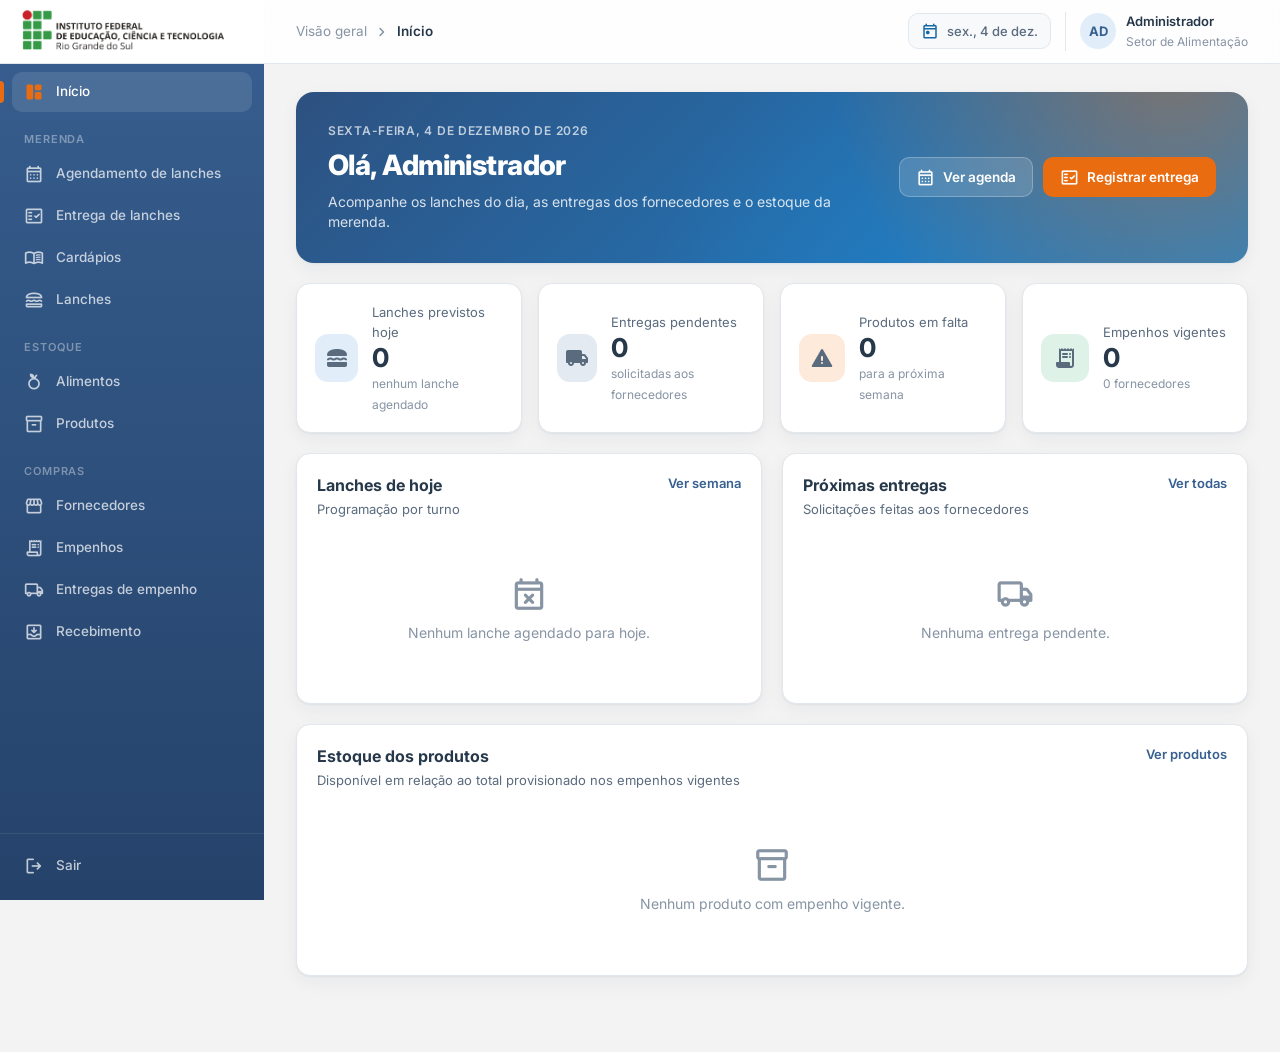
<file: index.html>
<!DOCTYPE html>
<html lang="pt-BR">
<head>
    <meta charset="UTF-8">
    <meta name="viewport" content="width=device-width, initial-scale=1.0">
    <title>Merenda Escolar · IFRS Campus Viamão</title>
    <link rel="preconnect" href="https://fonts.googleapis.com">
    <link rel="preconnect" href="https://fonts.gstatic.com" crossorigin>
    <link rel="stylesheet" href="https://fonts.googleapis.com/css2?family=Inter:wght@400;500;600;700;800&display=swap">
    <link rel="stylesheet" href="https://fonts.googleapis.com/css2?family=Material+Symbols+Rounded:opsz,wght,FILL,GRAD@20..48,300..600,0..1,0&display=block">
    <link rel="stylesheet" href="css/style.css">
</head>
<body>

    <aside class="sidebar">
        <a class="marca-logo" href="#inicio">
            <img src="imagens/Logo-IFRS-cores-sem-fundo-Horizontal.png" alt="Instituto Federal do Rio Grande do Sul">
        </a>

        <nav class="menu">
            <a href="#inicio"><span class="icone">space_dashboard</span>Início</a>

            <p class="menu-grupo">Merenda</p>
            <a href="#agendamento"><span class="icone">calendar_month</span>Agendamento de lanches</a>
            <a href="#entrega-lanche"><span class="icone">fact_check</span>Entrega de lanches</a>
            <a href="#cardapios"><span class="icone">menu_book</span>Cardápios</a>
            <a href="#lanches"><span class="icone">lunch_dining</span>Lanches</a>

            <p class="menu-grupo">Estoque</p>
            <a href="#alimentos"><span class="icone">nutrition</span>Alimentos</a>
            <a href="#produtos"><span class="icone">inventory_2</span>Produtos</a>

            <p class="menu-grupo">Compras</p>
            <a href="#fornecedores"><span class="icone">storefront</span>Fornecedores</a>
            <a href="#empenhos"><span class="icone">receipt_long</span>Empenhos</a>
            <a href="#agenda-empenho"><span class="icone">local_shipping</span>Entregas de empenho</a>
            <a href="#recebimento"><span class="icone">move_to_inbox</span>Recebimento</a>
        </nav>

        <div class="sidebar-rodape">
            <a href="#inicio"><span class="icone">logout</span>Sair</a>
        </div>
    </aside>

    <div class="sobreposicao" onclick="alternarMenu()"></div>

    <div class="principal">

        <header class="topo">
            <button class="btn-icone btn-menu" onclick="alternarMenu()"><span class="icone">menu</span></button>
            <div class="trilha">
                <span id="trilha-grupo"></span>
                <span class="icone">chevron_right</span>
                <strong id="trilha-pagina"></strong>
            </div>
            <div class="topo-acoes">
                <div class="data-hoje"><span class="icone">today</span><span id="data-hoje"></span></div>
                <div class="usuario">
                    <div class="avatar">AD</div>
                    <div class="usuario-info">
                        <strong>Administrador</strong>
                        <small>Setor de Alimentação</small>
                    </div>
                </div>
            </div>
        </header>

        <main class="conteudo">

            <section class="pagina" data-pagina="inicio">
                <div class="boas-vindas">
                    <div>
                        <span class="sobretitulo" id="inicio-data"></span>
                        <h1>Olá, Administrador</h1>
                        <p>Acompanhe os lanches do dia, as entregas dos fornecedores e o estoque da merenda.</p>
                    </div>
                    <div class="boas-vindas-acoes">
                        <a class="btn btn-claro" href="#agendamento"><span class="icone">calendar_month</span>Ver agenda</a>
                        <a class="btn btn-destaque" href="#entrega-lanche"><span class="icone">fact_check</span>Registrar entrega</a>
                    </div>
                </div>

                <div class="stats">
                    <div class="stat">
                        <div class="stat-icone azul"><span class="icone">lunch_dining</span></div>
                        <div><span>Lanches previstos hoje</span><strong id="stat-lanches"></strong><small id="stat-lanches-info"></small></div>
                    </div>
                    <div class="stat">
                        <div class="stat-icone ardosia"><span class="icone">local_shipping</span></div>
                        <div><span>Entregas pendentes</span><strong id="stat-entregas"></strong><small>solicitadas aos fornecedores</small></div>
                    </div>
                    <div class="stat">
                        <div class="stat-icone laranja"><span class="icone">warning</span></div>
                        <div><span>Produtos em falta</span><strong id="stat-abaixo"></strong><small>para a próxima semana</small></div>
                    </div>
                    <div class="stat">
                        <div class="stat-icone verde"><span class="icone">receipt_long</span></div>
                        <div><span>Empenhos vigentes</span><strong id="stat-empenhos"></strong><small id="stat-empenhos-info"></small></div>
                    </div>
                </div>

                <div class="grade-2">
                    <div class="card">
                        <div class="card-topo">
                            <div><h3>Lanches de hoje</h3><p>Programação por turno</p></div>
                            <a class="link" href="#agendamento">Ver semana</a>
                        </div>
                        <ul class="lista" id="inicio-lanches"></ul>
                    </div>
                    <div class="card">
                        <div class="card-topo">
                            <div><h3>Próximas entregas</h3><p>Solicitações feitas aos fornecedores</p></div>
                            <a class="link" href="#agenda-empenho">Ver todas</a>
                        </div>
                        <ul class="lista" id="inicio-entregas"></ul>
                    </div>
                </div>

                <div class="card">
                    <div class="card-topo">
                        <div><h3>Estoque dos produtos</h3><p>Disponível em relação ao total provisionado nos empenhos vigentes</p></div>
                        <a class="link" href="#produtos">Ver produtos</a>
                    </div>
                    <div class="estoque-grade" id="inicio-estoque"></div>
                </div>
            </section>

            <section class="pagina" data-pagina="agendamento">
                <div class="pagina-topo">
                    <div>
                        <h1>Agendamento de lanches</h1>
                        <p>Programe os lanches de cada dia e turno. Mais de um lanche no mesmo turno vira opção de escolha para os estudantes.</p>
                    </div>
                    <button class="btn btn-primario" data-novo="lanche_agendado"><span class="icone">add</span>Agendar lanche</button>
                </div>

                <div class="card">
                    <div class="semana-barra">
                        <div class="semana-nav">
                            <button class="btn-icone" onclick="mudarSemana(-1)"><span class="icone">chevron_left</span></button>
                            <strong id="semana-titulo"></strong>
                            <button class="btn-icone" onclick="mudarSemana(1)"><span class="icone">chevron_right</span></button>
                            <button class="btn btn-fantasma btn-pequeno" onclick="mudarSemana(0)">Semana atual</button>
                        </div>
                        <div class="legenda">
                            <span><i class="ponto agendado"></i>Agendado</span>
                            <span><i class="ponto entregue"></i>Entregue</span>
                        </div>
                    </div>
                    <div class="semana" id="semana"></div>
                </div>

                <div class="card">
                    <div class="card-topo">
                        <div>
                            <h3>Previsão de produtos</h3>
                            <p>Quantidade calculada a partir dos lanches agendados para a semana de <span id="previsao-periodo"></span>. O estoque previsto soma as entregas a receber e desconta os lanches agendados até lá.</p>
                        </div>
                    </div>
                    <div class="tabela-wrap tabela-embutida">
                        <table class="tabela">
                            <thead>
                                <tr><th>Produto</th><th class="num">Necessário</th><th class="num">Estoque previsto</th><th class="num">Saldo a solicitar</th><th>Situação</th><th></th></tr>
                            </thead>
                            <tbody id="tabela-necessidade"></tbody>
                        </table>
                    </div>
                </div>
            </section>

            <section class="pagina" data-pagina="entrega-lanche">
                <div class="pagina-topo">
                    <div>
                        <h1>Entrega de lanches</h1>
                        <p>Registre o que foi efetivamente entregue aos estudantes e acompanhe a sobra de cada lanche.</p>
                    </div>
                </div>

                <div class="entrega-layout">
                    <div class="card entrega-lateral">
                        <label class="campo"><span>Data</span><input type="date" id="entrega-data" onchange="renderEntregaLista()"></label>
                        <div class="entrega-lista" id="entrega-lista"></div>
                    </div>
                    <div class="card" id="entrega-detalhe"></div>
                </div>

                <div class="card">
                    <div class="card-topo">
                        <div><h3>Histórico de entregas</h3><p>Lanches já entregues e sobra calculada (previsto − entregue)</p></div>
                    </div>
                    <div class="tabela-wrap tabela-embutida">
                        <table class="tabela">
                            <thead>
                                <tr><th>Data</th><th>Turno</th><th>Lanche</th><th class="num">Previstos</th><th class="num">Entregues</th><th class="num">Sobra</th><th>Aproveitamento</th></tr>
                            </thead>
                            <tbody id="tabela-historico"></tbody>
                        </table>
                    </div>
                </div>
            </section>

            <section class="pagina" data-pagina="cardapios">
                <div class="pagina-topo">
                    <div>
                        <h1>Cardápios</h1>
                        <p>Combinações de alimentos com a quantidade expressa na unidade base de cada alimento.</p>
                    </div>
                    <button class="btn btn-primario" data-novo="cardapio"><span class="icone">add</span>Novo cardápio</button>
                </div>
                <div class="cartoes" id="lista-cardapios"></div>
            </section>

            <section class="pagina" data-pagina="lanches">
                <div class="pagina-topo">
                    <div>
                        <h1>Lanches</h1>
                        <p>Cada lanche define exatamente quais produtos serão entregues e de que forma.</p>
                    </div>
                    <button class="btn btn-primario" data-novo="lanche"><span class="icone">add</span>Novo lanche</button>
                </div>

                <div class="referencias">
                    <div><span class="ref ref-inteiro">Inteiro</span><p>Quantidade do produto inteiro: 1 caixa, 2 pastéis, ¼ de cuca.</p></div>
                    <div><span class="ref ref-base">Unidade base</span><p>Na unidade do alimento: 0,2 L de suco, 0,3 Kg de banana.</p></div>
                    <div><span class="ref ref-subitens">Subitens</span><p>Partes do produto: 4 biscoitos de um pacote com 40.</p></div>
                </div>

                <div class="cartoes" id="lista-lanches"></div>
            </section>

            <section class="pagina" data-pagina="alimentos">
                <div class="pagina-topo">
                    <div>
                        <h1>Alimentos</h1>
                        <p>Cadastro genérico dos alimentos que compõem os cardápios.</p>
                    </div>
                    <button class="btn btn-primario" data-novo="alimento"><span class="icone">add</span>Novo alimento</button>
                </div>

                <div class="card" data-filtragem>
                    <div class="card-barra">
                        <label class="busca"><span class="icone">search</span><input type="search" placeholder="Buscar alimento"></label>
                        <div class="chips">
                            <button class="ativo" data-filtro="">Todos</button>
                            <button data-filtro="comida">Comida</button>
                            <button data-filtro="bebida">Bebida</button>
                        </div>
                    </div>
                    <div class="tabela-wrap tabela-embutida">
                        <table class="tabela">
                            <thead>
                                <tr><th>Alimento</th><th>Natureza</th><th>Grupo</th><th>Unidade base</th><th class="num">Produtos</th><th></th></tr>
                            </thead>
                            <tbody id="tabela-alimentos" data-itens></tbody>
                        </table>
                    </div>
                </div>
            </section>

            <section class="pagina" data-pagina="produtos">
                <div class="pagina-topo">
                    <div>
                        <h1>Produtos</h1>
                        <p>Apresentações concretas dos alimentos, com embalagem, subitens e estoque.</p>
                    </div>
                    <button class="btn btn-primario" data-novo="produto"><span class="icone">add</span>Novo produto</button>
                </div>

                <div class="card" data-filtragem>
                    <div class="card-barra">
                        <label class="busca"><span class="icone">search</span><input type="search" placeholder="Buscar produto"></label>
                        <div class="chips">
                            <button class="ativo" data-filtro="">Todos</button>
                            <button data-filtro="comida">Comida</button>
                            <button data-filtro="bebida">Bebida</button>
                        </div>
                    </div>
                    <div class="tabela-wrap tabela-embutida">
                        <table class="tabela">
                            <thead>
                                <tr><th>Produto</th><th>Quant. unitária base</th><th>Subitens</th><th>Estoque disponível</th><th class="num">Provisionado</th><th></th></tr>
                            </thead>
                            <tbody id="tabela-produtos" data-itens></tbody>
                        </table>
                    </div>
                </div>
            </section>

            <section class="pagina" data-pagina="fornecedores">
                <div class="pagina-topo">
                    <div>
                        <h1>Fornecedores</h1>
                        <p>Empresas com contrato de empenho firmado com o campus.</p>
                    </div>
                    <button class="btn btn-primario" data-novo="fornecedor"><span class="icone">add</span>Novo fornecedor</button>
                </div>

                <div class="card" data-filtragem>
                    <div class="card-barra">
                        <label class="busca"><span class="icone">search</span><input type="search" placeholder="Buscar por nome ou CNPJ"></label>
                    </div>
                    <div class="tabela-wrap tabela-embutida">
                        <table class="tabela">
                            <thead>
                                <tr><th>Fornecedor</th><th>CNPJ</th><th>Telefone</th><th>Empenhos</th><th></th></tr>
                            </thead>
                            <tbody id="tabela-fornecedores" data-itens></tbody>
                        </table>
                    </div>
                </div>
            </section>

            <section class="pagina" data-pagina="empenhos">
                <div class="pagina-topo">
                    <div>
                        <h1>Empenhos</h1>
                        <p>Contratos informados pelo setor de compras, com os itens e quantidades empenhadas.</p>
                    </div>
                    <button class="btn btn-primario" data-novo="empenho"><span class="icone">add</span>Registrar empenho</button>
                </div>

                <div data-filtragem>
                    <div class="barra-solta">
                        <label class="busca"><span class="icone">search</span><input type="search" placeholder="Buscar empenho, fornecedor ou produto"></label>
                        <div class="chips">
                            <button class="ativo" data-filtro="">Todos</button>
                            <button data-filtro="vigente">Vigentes</button>
                            <button data-filtro="encerrado">Encerrados</button>
                        </div>
                    </div>
                    <div id="lista-empenhos" data-itens></div>
                </div>
            </section>

            <section class="pagina" data-pagina="agenda-empenho">
                <div class="pagina-topo">
                    <div>
                        <h1>Entregas de empenho</h1>
                        <p>Solicitações de entrega feitas aos fornecedores a partir do saldo dos empenhos.</p>
                    </div>
                    <button class="btn btn-primario" data-novo="agenda_entrega_empenho"><span class="icone">add</span>Solicitar entrega</button>
                </div>

                <div class="card" data-filtragem>
                    <div class="card-barra">
                        <label class="busca"><span class="icone">search</span><input type="search" placeholder="Buscar solicitação"></label>
                        <div class="chips">
                            <button class="ativo" data-filtro="">Todas</button>
                            <button data-filtro="agendado">Agendadas</button>
                            <button data-filtro="entrega_parcial">Parciais</button>
                            <button data-filtro="entrega_total">Totais</button>
                            <button data-filtro="finalizado">Finalizadas</button>
                        </div>
                    </div>
                    <div class="tabela-wrap tabela-embutida">
                        <table class="tabela">
                            <thead>
                                <tr><th>Empenho</th><th>Produto</th><th>Solicitado em</th><th>Previsto para</th><th class="num">Solicitado</th><th class="num">Entregue</th><th>Situação</th><th></th></tr>
                            </thead>
                            <tbody id="tabela-agenda-empenho" data-itens></tbody>
                        </table>
                    </div>
                </div>
            </section>

            <section class="pagina" data-pagina="recebimento">
                <div class="pagina-topo">
                    <div>
                        <h1>Recebimento de produtos</h1>
                        <p>Confirme as entregas feitas pelos fornecedores. O estoque disponível é atualizado com a quantidade recebida. Se uma entrega parcial não for completada, finalize a solicitação para devolver o restante ao saldo do empenho.</p>
                    </div>
                </div>

                <div class="recebimentos" id="lista-recebimento"></div>

                <div class="card">
                    <div class="card-topo">
                        <div><h3>Recebimentos recentes</h3><p>Entregas já registradas no sistema</p></div>
                    </div>
                    <div class="tabela-wrap tabela-embutida">
                        <table class="tabela">
                            <thead>
                                <tr><th>Recebido em</th><th>Produto</th><th>Empenho</th><th class="num">Solicitado</th><th class="num">Recebido</th><th>Situação</th></tr>
                            </thead>
                            <tbody id="tabela-recebidos"></tbody>
                        </table>
                    </div>
                </div>
            </section>

        </main>
    </div>

    <dialog class="modal" id="modal-agendamento">
        <form method="dialog" data-tabela="lanche_agendado">
            <input type="hidden" name="id">
            <header class="modal-topo">
                <div><h2>Agendar lanche</h2><p>Escolha o dia, o turno e o lanche que será servido.</p></div>
                <button type="button" class="btn-icone" data-fechar><span class="icone">close</span></button>
            </header>
            <div class="modal-corpo">
                <div class="campos">
                    <label class="campo"><span>Data</span><input type="date" name="data" required></label>
                    <div class="campo">
                        <span>Turno</span>
                        <div class="segmentado">
                            <label><input type="radio" name="turno" value="manha" checked><span>Manhã</span></label>
                            <label><input type="radio" name="turno" value="tarde"><span>Tarde</span></label>
                        </div>
                    </div>
                    <label class="campo campo-largo"><span>Lanche</span><select name="fk_lanche" data-opcoes="lanches" required></select></label>
                    <label class="campo"><span>Quantidade prevista</span><input type="number" name="quant_prevista" min="1" step="1" placeholder="Ex.: 140" required></label>
                    <label class="campo"><span>Situação</span><input type="text" value="Agendado" disabled></label>
                    <label class="campo campo-largo"><span>Observações</span><textarea name="observacoes" rows="3" placeholder="Opcional"></textarea></label>
                    <div class="dica campo-largo"><span class="icone">lightbulb</span><p>Para oferecer duas opções no mesmo turno, agende outro lanche com a mesma data e turno.</p></div>
                </div>
            </div>
            <footer class="modal-rodape">
                <button type="button" class="btn btn-perigo" data-excluir="lanche_agendado" hidden><span class="icone">delete</span>Excluir</button>
                <button type="button" class="btn btn-fantasma" data-fechar>Cancelar</button>
                <button class="btn btn-primario">Salvar agendamento</button>
            </footer>
        </form>
    </dialog>

    <dialog class="modal" id="modal-cardapio">
        <form method="dialog" data-tabela="cardapio">
            <input type="hidden" name="id">
            <header class="modal-topo">
                <div><h2>Cardápio</h2><p>Monte a lista de alimentos e a quantidade de cada um.</p></div>
                <button type="button" class="btn-icone" data-fechar><span class="icone">close</span></button>
            </header>
            <div class="modal-corpo">
                <div class="campos">
                    <label class="campo campo-largo"><span>Nome</span><input type="text" name="nome" placeholder="Ex.: Banana, biscoito e leite" required></label>
                    <label class="campo campo-largo"><span>Descrição</span><input type="text" name="descricao" placeholder="Opcional"></label>
                </div>
                <div class="itens-titulo"><h4>Itens de alimento</h4><span>Quantidade na unidade base do alimento</span></div>
                <div class="itens-form">
                    <div class="linha-item cardapio">
                        <label class="campo"><span>Alimento</span><select data-campo="fk_alimento" data-opcoes="alimentos" required onchange="mostrarUnidadeLinha(this)"></select></label>
                        <label class="campo"><span>Quantidade <i class="unidade-campo" data-unidade></i></span><input type="number" data-campo="quant" step="any" min="0.001" placeholder="Ex.: 0,25" required></label>
                        <label class="campo"><span>Descrição</span><input type="text" data-campo="descricao" placeholder="Opcional"></label>
                        <button type="button" class="btn-icone" data-remover title="Remover"><span class="icone">delete</span></button>
                    </div>
                </div>
                <button type="button" class="btn-adicionar" data-adicionar><span class="icone">add</span>Adicionar item</button>
            </div>
            <footer class="modal-rodape">
                <button type="button" class="btn btn-perigo" data-excluir="cardapio" hidden><span class="icone">delete</span>Excluir</button>
                <button type="button" class="btn btn-fantasma" data-fechar>Cancelar</button>
                <button class="btn btn-primario">Salvar cardápio</button>
            </footer>
        </form>
    </dialog>

    <dialog class="modal modal-largo" id="modal-lanche">
        <form method="dialog" data-tabela="lanche">
            <input type="hidden" name="id">
            <header class="modal-topo">
                <div><h2>Lanche</h2><p>Defina os produtos que serão entregues a partir de um cardápio.</p></div>
                <button type="button" class="btn-icone" data-fechar><span class="icone">close</span></button>
            </header>
            <div class="modal-corpo">
                <div class="campos">
                    <label class="campo"><span>Cardápio</span><select name="fk_cardapio" data-opcoes="cardapios" required onchange="filtrarProdutosLanche(this.form)"></select></label>
                    <label class="campo"><span>Descrição</span><input type="text" name="descricao" placeholder="Ex.: Pastel + suco em caixinha"></label>
                </div>
                <div class="itens-titulo"><h4>Itens do lanche</h4><span>Produto e forma de consumo</span></div>
                <div class="itens-form">
                    <div class="linha-item lanche">
                        <label class="campo"><span>Produto</span><select data-campo="fk_produto" required disabled onchange="ajustarReferencia(this.closest('.linha-item'))"></select></label>
                        <label class="campo"><span>Referência</span><select data-campo="referencia_consumo" onchange="ajustarReferencia(this.closest('.linha-item'))"><option value="inteiro">Inteiro</option><option value="unidade_base">Unidade base</option><option value="subitens">Subitens</option></select></label>
                        <label class="campo"><span>Quantidade <i class="unidade-campo" data-unidade></i></span><input type="number" data-campo="quant_consumida" step="any" min="0.001" placeholder="Ex.: 1" required></label>
                        <label class="campo"><span>Conversão</span><input type="number" data-campo="conversao_subitens" step="any" min="1" placeholder="Auto" disabled></label>
                        <button type="button" class="btn-icone" data-remover title="Remover"><span class="icone">delete</span></button>
                    </div>
                </div>
                <button type="button" class="btn-adicionar" data-adicionar><span class="icone">add</span>Adicionar item</button>
                <div class="dica"><span class="icone">info</span><p>Só aparecem produtos dos alimentos do cardápio escolhido. A conversão só é usada em subitens: deixe em branco para usar a quantidade de subitens cadastrada no produto.</p></div>
            </div>
            <footer class="modal-rodape">
                <button type="button" class="btn btn-perigo" data-excluir="lanche" hidden><span class="icone">delete</span>Excluir</button>
                <button type="button" class="btn btn-fantasma" data-fechar>Cancelar</button>
                <button class="btn btn-primario">Salvar lanche</button>
            </footer>
        </form>
    </dialog>

    <dialog class="modal" id="modal-alimento">
        <form method="dialog" data-tabela="alimento">
            <input type="hidden" name="id">
            <header class="modal-topo">
                <div><h2>Alimento</h2><p>Entidade genérica usada na montagem dos cardápios.</p></div>
                <button type="button" class="btn-icone" data-fechar><span class="icone">close</span></button>
            </header>
            <div class="modal-corpo">
                <div class="campos">
                    <label class="campo campo-largo"><span>Nome</span><input type="text" name="nome" placeholder="Ex.: Banana" required></label>
                    <label class="campo campo-largo"><span>Descrição</span><input type="text" name="descricao" placeholder="Ex.: Banana prata"></label>
                    <div class="campo">
                        <span>Natureza</span>
                        <div class="segmentado">
                            <label><input type="radio" name="natureza" value="comida" checked><span>Comida</span></label>
                            <label><input type="radio" name="natureza" value="bebida"><span>Bebida</span></label>
                        </div>
                    </div>
                    <label class="campo">
                        <span>Grupo alimentar</span>
                        <select name="grupo"><option value="fruta">Fruta</option><option value="panifício">Panifício</option><option value="laticínio">Laticínio</option><option value="suco">Suco</option><option value="cereal">Cereal</option><option value="outro">Outro</option></select>
                    </label>
                    <label class="campo">
                        <span>Unidade de medida base</span>
                        <select name="fk_unidade_medida" data-opcoes="unidades" required></select>
                    </label>
                </div>
            </div>
            <footer class="modal-rodape">
                <button type="button" class="btn btn-fantasma" data-fechar>Cancelar</button>
                <button class="btn btn-primario">Salvar alimento</button>
            </footer>
        </form>
    </dialog>

    <dialog class="modal" id="modal-produto">
        <form method="dialog" data-tabela="produto">
            <input type="hidden" name="id">
            <header class="modal-topo">
                <div><h2>Produto</h2><p>Apresentação concreta de um alimento adquirido.</p></div>
                <button type="button" class="btn-icone" data-fechar><span class="icone">close</span></button>
            </header>
            <div class="modal-corpo">
                <div class="campos">
                    <label class="campo"><span>Alimento</span><select name="fk_alimento" data-opcoes="alimentos" required onchange="mostrarUnidade(this)"></select></label>
                    <label class="campo">
                        <span>Embalagem</span>
                        <select name="embalagem"><option value="un">Unidade (un)</option><option value="pct">Pacote (pct)</option><option value="cx">Caixa (cx)</option><option value="gf">Garrafa (gf)</option><option value="sc">Saco (sc)</option><option value="kg">Quilo (kg)</option></select>
                    </label>
                    <label class="campo campo-largo"><span>Descrição</span><input type="text" name="descricao" placeholder="Ex.: Pacote 400g" required></label>
                    <label class="campo"><span>Quantidade unitária base</span><span class="input-sufixo"><input type="number" name="quant_unit_base" step="any" min="0.001" placeholder="0,4" required><em id="produto-unidade">—</em></span></label>
                    <label class="campo"><span>Estoque atual</span><input type="number" name="total_estoque" step="any" min="0" placeholder="0"></label>
                    <label class="campo"><span>Quantidade de subitens</span><input type="number" name="quant_subitens" step="any" min="1" placeholder="Ex.: 40"></label>
                    <label class="campo"><span>Nome do subitem</span><input type="text" name="nome_subitem" placeholder="Ex.: biscoitos"></label>
                    <div class="dica campo-largo"><span class="icone">lightbulb</span><p>Um pacote de biscoito de 400g tem quantidade unitária base 0,4 Kg e aproximadamente 40 subitens. O estoque aumenta sozinho a cada recebimento e diminui a cada entrega de lanche; edite aqui só para corrigir.</p></div>
                </div>
            </div>
            <footer class="modal-rodape">
                <button type="button" class="btn btn-fantasma" data-fechar>Cancelar</button>
                <button class="btn btn-primario">Salvar produto</button>
            </footer>
        </form>
    </dialog>

    <dialog class="modal" id="modal-fornecedor">
        <form method="dialog" data-tabela="fornecedor">
            <input type="hidden" name="id">
            <header class="modal-topo">
                <div><h2>Fornecedor</h2><p>Empresa com contrato de empenho firmado.</p></div>
                <button type="button" class="btn-icone" data-fechar><span class="icone">close</span></button>
            </header>
            <div class="modal-corpo">
                <div class="campos">
                    <label class="campo campo-largo"><span>Razão social</span><input type="text" name="nome" placeholder="Ex.: Padaria Pão do Campo Ltda" required></label>
                    <label class="campo"><span>CNPJ</span><input type="text" name="cnpj" placeholder="00.000.000/0000-00" maxlength="18" pattern="[0-9A-Za-z]{2}\.[0-9A-Za-z]{3}\.[0-9A-Za-z]{3}/[0-9A-Za-z]{4}-[0-9]{2}" title="CNPJ com 14 caracteres, como 00.000.000/0000-00" data-mascara="cnpj" autocomplete="off" required></label>
                    <label class="campo"><span>Telefone</span><input type="tel" name="telefone" placeholder="(51) 0000-0000" maxlength="15" pattern="\([1-9][0-9]\) [0-9]{4,5}-[0-9]{4}" title="Telefone com DDD, como (51) 3333-4444" data-mascara="telefone" inputmode="tel"></label>
                    <label class="campo campo-largo"><span>E-mail</span><input type="email" name="email" placeholder="contato@empresa.com.br" maxlength="120" pattern="[^@\s]+@[^@\s]+\.[^@\s]{2,}" title="E-mail como nome@empresa.com.br"></label>
                </div>
            </div>
            <footer class="modal-rodape">
                <button type="button" class="btn btn-fantasma" data-fechar>Cancelar</button>
                <button class="btn btn-primario">Salvar fornecedor</button>
            </footer>
        </form>
    </dialog>

    <dialog class="modal" id="modal-empenho">
        <form method="dialog" data-tabela="empenho">
            <input type="hidden" name="id">
            <header class="modal-topo">
                <div><h2>Empenho</h2><p>Lance o contrato informado pelo setor de compras.</p></div>
                <button type="button" class="btn-icone" data-fechar><span class="icone">close</span></button>
            </header>
            <div class="modal-corpo">
                <div class="campos">
                    <label class="campo"><span>Número do empenho</span><input type="text" name="sigla" placeholder="Ex.: 2026NE000106" required></label>
                    <label class="campo"><span>Fornecedor</span><select name="fk_fornecedor" data-opcoes="fornecedores" required></select></label>
                    <label class="campo"><span>Data inicial</span><input type="date" name="data_inicial" required oninput="this.form.elements.data_final.min = this.value"></label>
                    <label class="campo"><span>Data final</span><input type="date" name="data_final" required></label>
                </div>
                <div class="itens-titulo"><h4>Itens empenhados</h4><span>Esses itens entram no estoque provisionado</span></div>
                <div class="itens-form">
                    <div class="linha-item">
                        <label class="campo"><span>Produto</span><select data-campo="fk_produto" data-opcoes="produtos" required></select></label>
                        <label class="campo"><span>Quantidade empenhada</span><input type="number" data-campo="quant_empenhada" step="any" min="0.001" placeholder="Ex.: 1000" required></label>
                        <button type="button" class="btn-icone" data-remover title="Remover"><span class="icone">delete</span></button>
                    </div>
                </div>
                <button type="button" class="btn-adicionar" data-adicionar><span class="icone">add</span>Adicionar item</button>
            </div>
            <footer class="modal-rodape">
                <button type="button" class="btn btn-perigo" data-excluir="empenho" hidden><span class="icone">delete</span>Excluir</button>
                <button type="button" class="btn btn-fantasma" data-fechar>Cancelar</button>
                <button class="btn btn-primario">Salvar empenho</button>
            </footer>
        </form>
    </dialog>

    <dialog class="modal" id="modal-agenda-empenho">
        <form method="dialog" data-tabela="agenda_entrega_empenho">
            <input type="hidden" name="id">
            <header class="modal-topo">
                <div><h2>Solicitar entrega</h2><p>Agende a entrega de um item do empenho com o fornecedor.</p></div>
                <button type="button" class="btn-icone" data-fechar><span class="icone">close</span></button>
            </header>
            <div class="modal-corpo">
                <div class="campos">
                    <label class="campo campo-largo"><span>Empenho</span><select name="fk_empenho" data-opcoes="empenhos" required onchange="preencherItensEmpenho(this.form)"></select></label>
                    <label class="campo campo-largo"><span>Item do empenho</span><select name="fk_item_empenho" required disabled onchange="limitarQuantidade(this.form)"></select></label>
                    <label class="campo"><span>Quantidade solicitada</span><input name="quant_solicitada" type="number" step="any" min="0.001" placeholder="Ex.: 300" required></label>
                    <label class="campo"><span>Data prevista de entrega</span><input type="date" name="data_prevista_entrega" required></label>
                    <label class="campo campo-largo"><span>Observação</span><textarea name="observacao" rows="2" placeholder="Opcional"></textarea></label>
                    <div class="dica campo-largo"><span class="icone">info</span><p>A quantidade não pode passar do saldo do item que ainda não foi solicitado. A data da solicitação é registrada automaticamente e o estado inicial é “Agendado”.</p></div>
                </div>
            </div>
            <footer class="modal-rodape">
                <button type="button" class="btn btn-fantasma" data-fechar>Cancelar</button>
                <button class="btn btn-primario">Solicitar entrega</button>
            </footer>
        </form>
    </dialog>

    <div class="toast" id="toast"><span class="icone" id="toast-icone">check_circle</span><span id="toast-texto"></span></div>

    <script src="js/db.js"></script>
    <script src="js/app.js"></script>
</body>
</html>
</file>
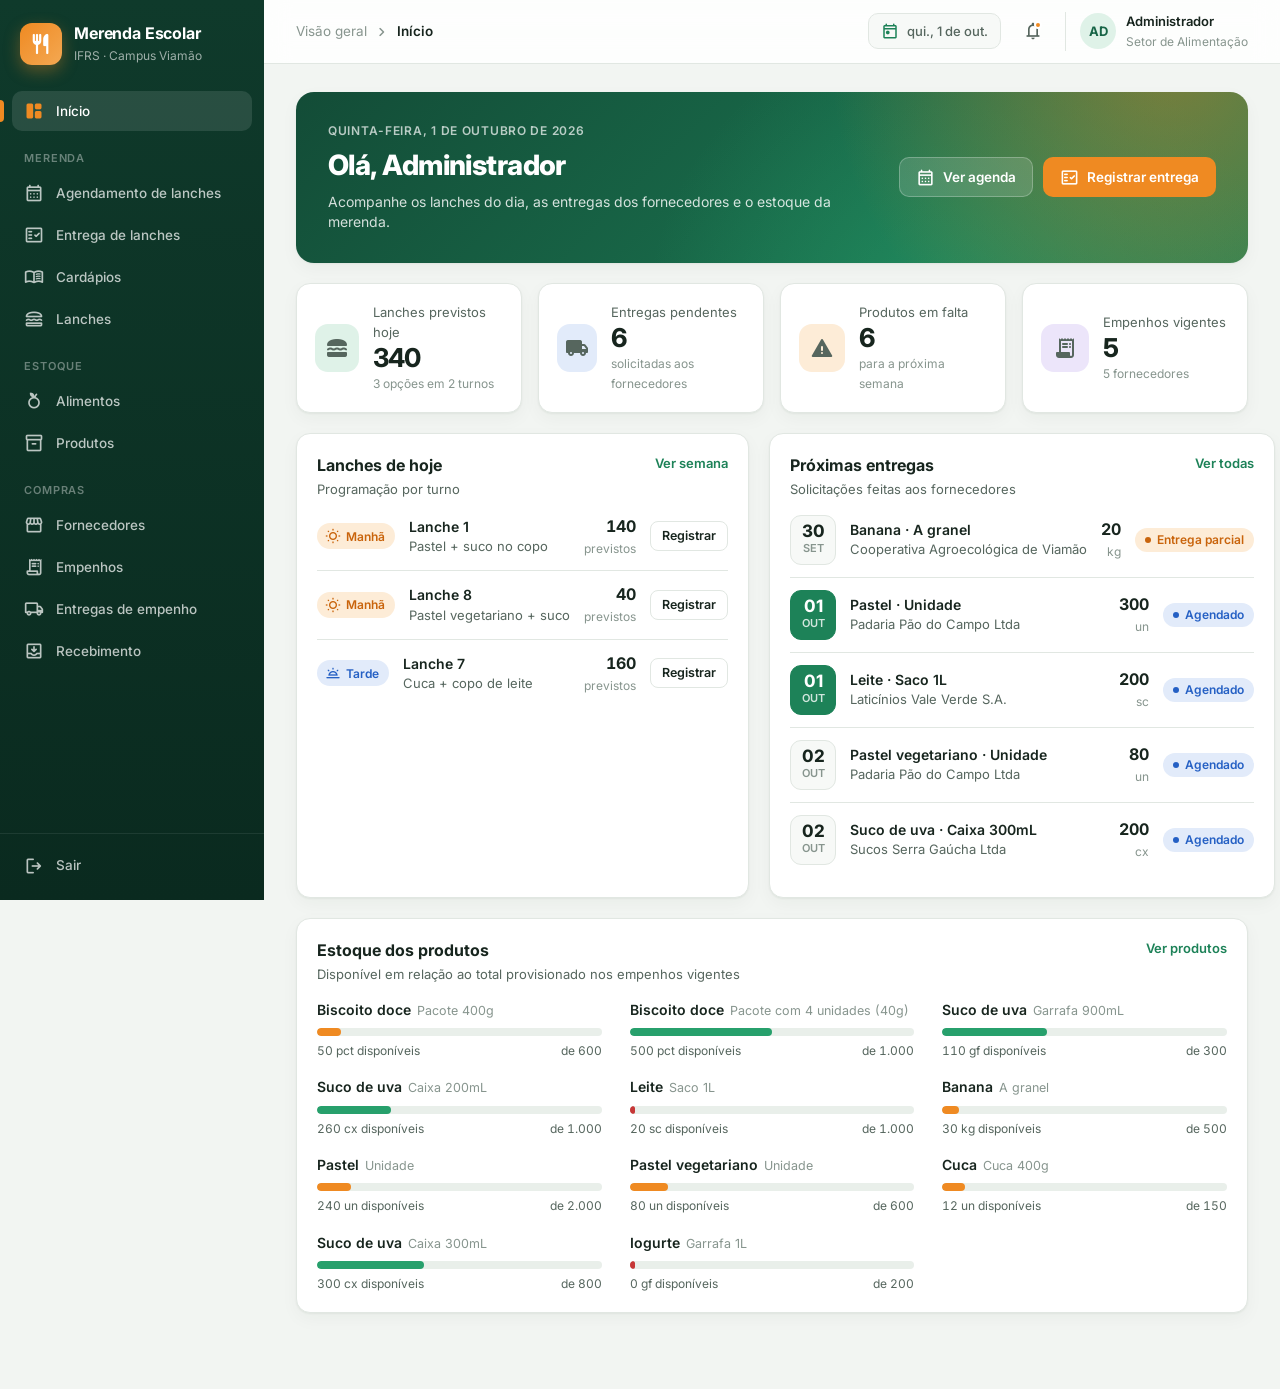
<file: agendamento e registro de lanches/index.html>
<!DOCTYPE html>
<html lang="pt-BR">
<head>
    <meta charset="UTF-8">
    <meta name="viewport" content="width=device-width, initial-scale=1.0">
    <title>Merenda Escolar · IFRS Campus Viamão</title>
    <link rel="preconnect" href="https://fonts.googleapis.com">
    <link rel="preconnect" href="https://fonts.gstatic.com" crossorigin>
    <link rel="stylesheet" href="https://fonts.googleapis.com/css2?family=Inter:wght@400;500;600;700;800&display=swap">
    <link rel="stylesheet" href="https://fonts.googleapis.com/css2?family=Material+Symbols+Rounded:opsz,wght,FILL,GRAD@20..48,300..600,0..1,0&display=block">
    <link rel="stylesheet" href="css/style.css">
</head>
<body>

    <aside class="sidebar">
        <div class="marca">
            <div class="marca-icone"><span class="icone">restaurant</span></div>
            <div>
                <strong>Merenda Escolar</strong>
                <small>IFRS · Campus Viamão</small>
            </div>
        </div>

        <nav class="menu">
            <a href="#inicio"><span class="icone">space_dashboard</span>Início</a>

            <p class="menu-grupo">Merenda</p>
            <a href="#agendamento"><span class="icone">calendar_month</span>Agendamento de lanches</a>
            <a href="#entrega-lanche"><span class="icone">fact_check</span>Entrega de lanches</a>
            <a href="#cardapios"><span class="icone">menu_book</span>Cardápios</a>
            <a href="#lanches"><span class="icone">lunch_dining</span>Lanches</a>

            <p class="menu-grupo">Estoque</p>
            <a href="#alimentos"><span class="icone">nutrition</span>Alimentos</a>
            <a href="#produtos"><span class="icone">inventory_2</span>Produtos</a>

            <p class="menu-grupo">Compras</p>
            <a href="#fornecedores"><span class="icone">storefront</span>Fornecedores</a>
            <a href="#empenhos"><span class="icone">receipt_long</span>Empenhos</a>
            <a href="#agenda-empenho"><span class="icone">local_shipping</span>Entregas de empenho</a>
            <a href="#recebimento"><span class="icone">move_to_inbox</span>Recebimento</a>
        </nav>

        <div class="sidebar-rodape">
            <a href="#inicio"><span class="icone">logout</span>Sair</a>
        </div>
    </aside>

    <div class="sobreposicao" onclick="alternarMenu()"></div>

    <div class="principal">

        <header class="topo">
            <button class="btn-icone btn-menu" onclick="alternarMenu()"><span class="icone">menu</span></button>
            <div class="trilha">
                <span id="trilha-grupo"></span>
                <span class="icone">chevron_right</span>
                <strong id="trilha-pagina"></strong>
            </div>
            <div class="topo-acoes">
                <div class="data-hoje"><span class="icone">today</span><span id="data-hoje"></span></div>
                <button class="btn-icone notificacao"><span class="icone">notifications</span><i></i></button>
                <div class="usuario">
                    <div class="avatar">AD</div>
                    <div class="usuario-info">
                        <strong>Administrador</strong>
                        <small>Setor de Alimentação</small>
                    </div>
                </div>
            </div>
        </header>

        <main class="conteudo">

            <section class="pagina" data-pagina="inicio">
                <div class="boas-vindas">
                    <div>
                        <span class="sobretitulo" id="inicio-data"></span>
                        <h1>Olá, Administrador</h1>
                        <p>Acompanhe os lanches do dia, as entregas dos fornecedores e o estoque da merenda.</p>
                    </div>
                    <div class="boas-vindas-acoes">
                        <a class="btn btn-claro" href="#agendamento"><span class="icone">calendar_month</span>Ver agenda</a>
                        <a class="btn btn-destaque" href="#entrega-lanche"><span class="icone">fact_check</span>Registrar entrega</a>
                    </div>
                </div>

                <div class="stats">
                    <div class="stat">
                        <div class="stat-icone verde"><span class="icone">lunch_dining</span></div>
                        <div><span>Lanches previstos hoje</span><strong id="stat-lanches"></strong><small id="stat-lanches-info"></small></div>
                    </div>
                    <div class="stat">
                        <div class="stat-icone azul"><span class="icone">local_shipping</span></div>
                        <div><span>Entregas pendentes</span><strong id="stat-entregas"></strong><small>solicitadas aos fornecedores</small></div>
                    </div>
                    <div class="stat">
                        <div class="stat-icone laranja"><span class="icone">warning</span></div>
                        <div><span>Produtos em falta</span><strong id="stat-abaixo"></strong><small>para a próxima semana</small></div>
                    </div>
                    <div class="stat">
                        <div class="stat-icone roxo"><span class="icone">receipt_long</span></div>
                        <div><span>Empenhos vigentes</span><strong id="stat-empenhos"></strong><small id="stat-empenhos-info"></small></div>
                    </div>
                </div>

                <div class="grade-2">
                    <div class="card">
                        <div class="card-topo">
                            <div><h3>Lanches de hoje</h3><p>Programação por turno</p></div>
                            <a class="link" href="#agendamento">Ver semana</a>
                        </div>
                        <ul class="lista" id="inicio-lanches"></ul>
                    </div>
                    <div class="card">
                        <div class="card-topo">
                            <div><h3>Próximas entregas</h3><p>Solicitações feitas aos fornecedores</p></div>
                            <a class="link" href="#agenda-empenho">Ver todas</a>
                        </div>
                        <ul class="lista" id="inicio-entregas"></ul>
                    </div>
                </div>

                <div class="card">
                    <div class="card-topo">
                        <div><h3>Estoque dos produtos</h3><p>Disponível em relação ao total provisionado nos empenhos vigentes</p></div>
                        <a class="link" href="#produtos">Ver produtos</a>
                    </div>
                    <div class="estoque-grade" id="inicio-estoque"></div>
                </div>
            </section>

            <section class="pagina" data-pagina="agendamento">
                <div class="pagina-topo">
                    <div>
                        <h1>Agendamento de lanches</h1>
                        <p>Programe os lanches de cada dia e turno. Mais de um lanche no mesmo turno vira opção de escolha para os estudantes.</p>
                    </div>
                    <button class="btn btn-primario" data-modal="modal-agendamento"><span class="icone">add</span>Agendar lanche</button>
                </div>

                <div class="card">
                    <div class="semana-barra">
                        <div class="semana-nav">
                            <button class="btn-icone" onclick="mudarSemana(-1)"><span class="icone">chevron_left</span></button>
                            <strong id="semana-titulo"></strong>
                            <button class="btn-icone" onclick="mudarSemana(1)"><span class="icone">chevron_right</span></button>
                            <button class="btn btn-fantasma btn-pequeno" onclick="mudarSemana(0)">Semana atual</button>
                        </div>
                        <div class="legenda">
                            <span><i class="ponto agendado"></i>Agendado</span>
                            <span><i class="ponto entregue"></i>Entregue</span>
                        </div>
                    </div>
                    <div class="semana" id="semana"></div>
                </div>

                <div class="card">
                    <div class="card-topo">
                        <div>
                            <h3>Previsão de produtos</h3>
                            <p>Quantidade necessária para a semana de <span id="previsao-periodo"></span>, comparada ao estoque e ao saldo dos empenhos</p>
                        </div>
                    </div>
                    <div class="tabela-wrap tabela-embutida">
                        <table class="tabela">
                            <thead>
                                <tr><th>Produto</th><th class="num">Necessário</th><th class="num">Em estoque</th><th class="num">Saldo em empenho</th><th>Situação</th><th></th></tr>
                            </thead>
                            <tbody id="tabela-necessidade"></tbody>
                        </table>
                    </div>
                </div>
            </section>

            <section class="pagina" data-pagina="entrega-lanche">
                <div class="pagina-topo">
                    <div>
                        <h1>Entrega de lanches</h1>
                        <p>Registre o que foi efetivamente entregue aos estudantes e acompanhe a sobra de cada lanche.</p>
                    </div>
                </div>

                <div class="entrega-layout">
                    <div class="card entrega-lateral">
                        <label class="campo"><span>Data</span><input type="date" id="entrega-data" onchange="renderEntregaLista()"></label>
                        <div class="entrega-lista" id="entrega-lista"></div>
                    </div>
                    <div class="card" id="entrega-detalhe"></div>
                </div>

                <div class="card">
                    <div class="card-topo">
                        <div><h3>Histórico de entregas</h3><p>Lanches já entregues e sobra calculada (previsto − entregue)</p></div>
                    </div>
                    <div class="tabela-wrap tabela-embutida">
                        <table class="tabela">
                            <thead>
                                <tr><th>Data</th><th>Turno</th><th>Lanche</th><th class="num">Previstos</th><th class="num">Entregues</th><th class="num">Sobra</th><th>Aproveitamento</th></tr>
                            </thead>
                            <tbody id="tabela-historico"></tbody>
                        </table>
                    </div>
                </div>
            </section>

            <section class="pagina" data-pagina="cardapios">
                <div class="pagina-topo">
                    <div>
                        <h1>Cardápios</h1>
                        <p>Combinações de alimentos com a quantidade expressa na unidade base de cada alimento.</p>
                    </div>
                    <button class="btn btn-primario" data-modal="modal-cardapio"><span class="icone">add</span>Novo cardápio</button>
                </div>
                <div class="cartoes" id="lista-cardapios"></div>
            </section>

            <section class="pagina" data-pagina="lanches">
                <div class="pagina-topo">
                    <div>
                        <h1>Lanches</h1>
                        <p>Cada lanche define exatamente quais produtos serão entregues e de que forma.</p>
                    </div>
                    <button class="btn btn-primario" data-modal="modal-lanche"><span class="icone">add</span>Novo lanche</button>
                </div>

                <div class="referencias">
                    <div><span class="ref ref-inteiro">Inteiro</span><p>Quantidade do produto inteiro: 1 caixa, 2 pastéis, ¼ de cuca.</p></div>
                    <div><span class="ref ref-base">Unidade base</span><p>Na unidade do alimento: 0,2 L de suco, 0,3 Kg de banana.</p></div>
                    <div><span class="ref ref-subitens">Subitens</span><p>Partes do produto: 4 biscoitos de um pacote com 40.</p></div>
                </div>

                <div class="cartoes" id="lista-lanches"></div>
            </section>

            <section class="pagina" data-pagina="alimentos">
                <div class="pagina-topo">
                    <div>
                        <h1>Alimentos</h1>
                        <p>Cadastro genérico dos alimentos que compõem os cardápios.</p>
                    </div>
                    <button class="btn btn-primario" data-modal="modal-alimento"><span class="icone">add</span>Novo alimento</button>
                </div>

                <div class="card" data-filtragem>
                    <div class="card-barra">
                        <label class="busca"><span class="icone">search</span><input type="search" placeholder="Buscar alimento"></label>
                        <div class="chips">
                            <button class="ativo" data-filtro="">Todos</button>
                            <button data-filtro="Comida">Comida</button>
                            <button data-filtro="Bebida">Bebida</button>
                        </div>
                    </div>
                    <div class="tabela-wrap tabela-embutida">
                        <table class="tabela">
                            <thead>
                                <tr><th>Alimento</th><th>Natureza</th><th>Grupo</th><th>Unidade base</th><th class="num">Produtos</th><th></th></tr>
                            </thead>
                            <tbody id="tabela-alimentos" data-itens></tbody>
                        </table>
                    </div>
                </div>
            </section>

            <section class="pagina" data-pagina="produtos">
                <div class="pagina-topo">
                    <div>
                        <h1>Produtos</h1>
                        <p>Apresentações concretas dos alimentos, com embalagem, subitens e estoque.</p>
                    </div>
                    <button class="btn btn-primario" data-modal="modal-produto"><span class="icone">add</span>Novo produto</button>
                </div>

                <div class="card" data-filtragem>
                    <div class="card-barra">
                        <label class="busca"><span class="icone">search</span><input type="search" placeholder="Buscar produto"></label>
                        <div class="chips">
                            <button class="ativo" data-filtro="">Todos</button>
                            <button data-filtro="Comida">Comida</button>
                            <button data-filtro="Bebida">Bebida</button>
                        </div>
                    </div>
                    <div class="tabela-wrap tabela-embutida">
                        <table class="tabela">
                            <thead>
                                <tr><th>Produto</th><th>Quant. unitária base</th><th>Subitens</th><th>Estoque disponível</th><th class="num">Provisionado</th><th></th></tr>
                            </thead>
                            <tbody id="tabela-produtos" data-itens></tbody>
                        </table>
                    </div>
                </div>
            </section>

            <section class="pagina" data-pagina="fornecedores">
                <div class="pagina-topo">
                    <div>
                        <h1>Fornecedores</h1>
                        <p>Empresas com contrato de empenho firmado com o campus.</p>
                    </div>
                    <button class="btn btn-primario" data-modal="modal-fornecedor"><span class="icone">add</span>Novo fornecedor</button>
                </div>

                <div class="card" data-filtragem>
                    <div class="card-barra">
                        <label class="busca"><span class="icone">search</span><input type="search" placeholder="Buscar por nome ou CNPJ"></label>
                    </div>
                    <div class="tabela-wrap tabela-embutida">
                        <table class="tabela">
                            <thead>
                                <tr><th>Fornecedor</th><th>CNPJ</th><th>Telefone</th><th>Empenhos</th><th></th></tr>
                            </thead>
                            <tbody id="tabela-fornecedores" data-itens></tbody>
                        </table>
                    </div>
                </div>
            </section>

            <section class="pagina" data-pagina="empenhos">
                <div class="pagina-topo">
                    <div>
                        <h1>Empenhos</h1>
                        <p>Contratos informados pelo setor de compras, com os itens e quantidades empenhadas.</p>
                    </div>
                    <button class="btn btn-primario" data-modal="modal-empenho"><span class="icone">add</span>Registrar empenho</button>
                </div>

                <div data-filtragem>
                    <div class="barra-solta">
                        <label class="busca"><span class="icone">search</span><input type="search" placeholder="Buscar empenho, fornecedor ou produto"></label>
                        <div class="chips">
                            <button class="ativo" data-filtro="">Todos</button>
                            <button data-filtro="vigente">Vigentes</button>
                            <button data-filtro="encerrado">Encerrados</button>
                        </div>
                    </div>
                    <div id="lista-empenhos" data-itens></div>
                </div>
            </section>

            <section class="pagina" data-pagina="agenda-empenho">
                <div class="pagina-topo">
                    <div>
                        <h1>Entregas de empenho</h1>
                        <p>Solicitações de entrega feitas aos fornecedores a partir do saldo dos empenhos.</p>
                    </div>
                    <button class="btn btn-primario" data-modal="modal-agenda-empenho"><span class="icone">add</span>Solicitar entrega</button>
                </div>

                <div class="card" data-filtragem>
                    <div class="card-barra">
                        <label class="busca"><span class="icone">search</span><input type="search" placeholder="Buscar solicitação"></label>
                        <div class="chips">
                            <button class="ativo" data-filtro="">Todas</button>
                            <button data-filtro="agendado">Agendadas</button>
                            <button data-filtro="entrega_parcial">Parciais</button>
                            <button data-filtro="entrega_total">Totais</button>
                            <button data-filtro="finalizado">Finalizadas</button>
                        </div>
                    </div>
                    <div class="tabela-wrap tabela-embutida">
                        <table class="tabela">
                            <thead>
                                <tr><th>Empenho</th><th>Produto</th><th>Solicitado em</th><th>Previsto para</th><th class="num">Solicitado</th><th class="num">Entregue</th><th>Situação</th><th></th></tr>
                            </thead>
                            <tbody id="tabela-agenda-empenho" data-itens></tbody>
                        </table>
                    </div>
                </div>
            </section>

            <section class="pagina" data-pagina="recebimento">
                <div class="pagina-topo">
                    <div>
                        <h1>Recebimento de produtos</h1>
                        <p>Confirme as entregas feitas pelos fornecedores. O estoque disponível é atualizado com a quantidade recebida.</p>
                    </div>
                </div>

                <div class="recebimentos" id="lista-recebimento"></div>

                <div class="card">
                    <div class="card-topo">
                        <div><h3>Recebimentos recentes</h3><p>Entregas já registradas no sistema</p></div>
                    </div>
                    <div class="tabela-wrap tabela-embutida">
                        <table class="tabela">
                            <thead>
                                <tr><th>Recebido em</th><th>Produto</th><th>Empenho</th><th class="num">Solicitado</th><th class="num">Recebido</th><th>Situação</th></tr>
                            </thead>
                            <tbody id="tabela-recebidos"></tbody>
                        </table>
                    </div>
                </div>
            </section>

        </main>
    </div>

    <dialog class="modal" id="modal-agendamento">
        <form method="dialog">
            <header class="modal-topo">
                <div><h2>Agendar lanche</h2><p>Escolha o dia, o turno e o lanche que será servido.</p></div>
                <button type="button" class="btn-icone" data-fechar><span class="icone">close</span></button>
            </header>
            <div class="modal-corpo">
                <div class="campos">
                    <label class="campo"><span>Data</span><input type="date" value="2026-10-05"></label>
                    <div class="campo">
                        <span>Turno</span>
                        <div class="segmentado">
                            <label><input type="radio" name="turno-agendamento" checked><span>Manhã</span></label>
                            <label><input type="radio" name="turno-agendamento"><span>Tarde</span></label>
                        </div>
                    </div>
                    <label class="campo campo-largo"><span>Lanche</span><select data-opcoes="lanches"></select></label>
                    <label class="campo"><span>Quantidade prevista</span><input type="number" min="1" placeholder="Ex.: 140"></label>
                    <label class="campo"><span>Situação</span><input type="text" value="Agendado" disabled></label>
                    <label class="campo campo-largo"><span>Observações</span><textarea rows="3" placeholder="Opcional"></textarea></label>
                    <div class="dica campo-largo"><span class="icone">lightbulb</span><p>Para oferecer duas opções no mesmo turno, agende outro lanche com a mesma data e turno.</p></div>
                </div>
            </div>
            <footer class="modal-rodape">
                <button type="button" class="btn btn-fantasma" data-fechar>Cancelar</button>
                <button class="btn btn-primario" data-toast="Lanche agendado">Salvar agendamento</button>
            </footer>
        </form>
    </dialog>

    <dialog class="modal" id="modal-cardapio">
        <form method="dialog">
            <header class="modal-topo">
                <div><h2>Cardápio</h2><p>Monte a lista de alimentos e a quantidade de cada um.</p></div>
                <button type="button" class="btn-icone" data-fechar><span class="icone">close</span></button>
            </header>
            <div class="modal-corpo">
                <div class="campos">
                    <label class="campo campo-largo"><span>Nome</span><input type="text" placeholder="Ex.: Banana, biscoito e leite"></label>
                    <label class="campo campo-largo"><span>Descrição</span><input type="text" placeholder="Opcional"></label>
                </div>
                <div class="itens-titulo"><h4>Itens de alimento</h4><span>Quantidade na unidade base do alimento</span></div>
                <div class="itens-form">
                    <div class="linha-item">
                        <label class="campo"><span>Alimento</span><select data-opcoes="alimentos"></select></label>
                        <label class="campo"><span>Quantidade</span><input type="number" step="0.01" min="0" placeholder="Ex.: 0,25"></label>
                        <button type="button" class="btn-icone" data-remover title="Remover"><span class="icone">delete</span></button>
                    </div>
                    <div class="linha-item">
                        <label class="campo"><span>Alimento</span><select data-opcoes="alimentos"></select></label>
                        <label class="campo"><span>Quantidade</span><input type="number" step="0.01" min="0" placeholder="Ex.: 0,25"></label>
                        <button type="button" class="btn-icone" data-remover title="Remover"><span class="icone">delete</span></button>
                    </div>
                </div>
                <button type="button" class="btn-adicionar" data-adicionar><span class="icone">add</span>Adicionar item</button>
            </div>
            <footer class="modal-rodape">
                <button type="button" class="btn btn-fantasma" data-fechar>Cancelar</button>
                <button class="btn btn-primario" data-toast="Cardápio salvo">Salvar cardápio</button>
            </footer>
        </form>
    </dialog>

    <dialog class="modal modal-largo" id="modal-lanche">
        <form method="dialog">
            <header class="modal-topo">
                <div><h2>Lanche</h2><p>Defina os produtos que serão entregues a partir de um cardápio.</p></div>
                <button type="button" class="btn-icone" data-fechar><span class="icone">close</span></button>
            </header>
            <div class="modal-corpo">
                <div class="campos">
                    <label class="campo"><span>Cardápio</span><select data-opcoes="cardapios"></select></label>
                    <label class="campo"><span>Descrição</span><input type="text" placeholder="Ex.: Pastel + suco em caixinha"></label>
                </div>
                <div class="itens-titulo"><h4>Itens do lanche</h4><span>Produto e forma de consumo</span></div>
                <div class="itens-form">
                    <div class="linha-item lanche">
                        <label class="campo"><span>Produto</span><select data-opcoes="produtos"></select></label>
                        <label class="campo"><span>Referência</span><select><option>Inteiro</option><option>Unidade base</option><option>Subitens</option></select></label>
                        <label class="campo"><span>Quantidade</span><input type="number" step="0.01" min="0" placeholder="Ex.: 1"></label>
                        <label class="campo"><span>Conversão</span><input type="number" min="1" placeholder="Auto"></label>
                        <button type="button" class="btn-icone" data-remover title="Remover"><span class="icone">delete</span></button>
                    </div>
                    <div class="linha-item lanche">
                        <label class="campo"><span>Produto</span><select data-opcoes="produtos"></select></label>
                        <label class="campo"><span>Referência</span><select><option>Inteiro</option><option>Unidade base</option><option>Subitens</option></select></label>
                        <label class="campo"><span>Quantidade</span><input type="number" step="0.01" min="0" placeholder="Ex.: 1"></label>
                        <label class="campo"><span>Conversão</span><input type="number" min="1" placeholder="Auto"></label>
                        <button type="button" class="btn-icone" data-remover title="Remover"><span class="icone">delete</span></button>
                    </div>
                </div>
                <button type="button" class="btn-adicionar" data-adicionar><span class="icone">add</span>Adicionar item</button>
                <div class="dica"><span class="icone">info</span><p>A conversão só é usada em subitens. Deixe em branco para usar a quantidade de subitens cadastrada no produto.</p></div>
            </div>
            <footer class="modal-rodape">
                <button type="button" class="btn btn-fantasma" data-fechar>Cancelar</button>
                <button class="btn btn-primario" data-toast="Lanche salvo">Salvar lanche</button>
            </footer>
        </form>
    </dialog>

    <dialog class="modal" id="modal-alimento">
        <form method="dialog">
            <header class="modal-topo">
                <div><h2>Alimento</h2><p>Entidade genérica usada na montagem dos cardápios.</p></div>
                <button type="button" class="btn-icone" data-fechar><span class="icone">close</span></button>
            </header>
            <div class="modal-corpo">
                <div class="campos">
                    <label class="campo campo-largo"><span>Nome</span><input type="text" placeholder="Ex.: Banana"></label>
                    <label class="campo campo-largo"><span>Descrição</span><input type="text" placeholder="Ex.: Banana prata"></label>
                    <div class="campo">
                        <span>Natureza</span>
                        <div class="segmentado">
                            <label><input type="radio" name="natureza" checked><span>Comida</span></label>
                            <label><input type="radio" name="natureza"><span>Bebida</span></label>
                        </div>
                    </div>
                    <label class="campo">
                        <span>Grupo alimentar</span>
                        <select><option>Fruta</option><option>Panifício</option><option>Laticínio</option><option>Suco</option><option>Cereal</option><option>Outro</option></select>
                    </label>
                    <label class="campo">
                        <span>Unidade de medida base</span>
                        <select><option>Quilograma (Kg)</option><option>Grama (g)</option><option>Litro (L)</option><option>Mililitro (mL)</option><option>Unidade (un)</option><option>Dúzia (dz)</option></select>
                    </label>
                </div>
            </div>
            <footer class="modal-rodape">
                <button type="button" class="btn btn-fantasma" data-fechar>Cancelar</button>
                <button class="btn btn-primario" data-toast="Alimento salvo">Salvar alimento</button>
            </footer>
        </form>
    </dialog>

    <dialog class="modal" id="modal-produto">
        <form method="dialog">
            <header class="modal-topo">
                <div><h2>Produto</h2><p>Apresentação concreta de um alimento adquirido.</p></div>
                <button type="button" class="btn-icone" data-fechar><span class="icone">close</span></button>
            </header>
            <div class="modal-corpo">
                <div class="campos">
                    <label class="campo"><span>Alimento</span><select data-opcoes="alimentos"></select></label>
                    <label class="campo">
                        <span>Embalagem</span>
                        <select><option>Unidade (un)</option><option>Pacote (pct)</option><option>Caixa (cx)</option><option>Garrafa (gf)</option><option>Saco (sc)</option><option>Quilo (kg)</option></select>
                    </label>
                    <label class="campo campo-largo"><span>Descrição</span><input type="text" placeholder="Ex.: Pacote 400g"></label>
                    <label class="campo"><span>Quantidade unitária base</span><span class="input-sufixo"><input type="number" step="0.01" min="0" placeholder="0,4"><em>Kg</em></span></label>
                    <label class="campo"><span>Estoque atual</span><input type="number" min="0" placeholder="0"></label>
                    <label class="campo"><span>Quantidade de subitens</span><input type="number" min="0" placeholder="Ex.: 40"></label>
                    <label class="campo"><span>Nome do subitem</span><input type="text" placeholder="Ex.: biscoitos"></label>
                    <div class="dica campo-largo"><span class="icone">lightbulb</span><p>Um pacote de biscoito de 400g tem quantidade unitária base 0,4 Kg e aproximadamente 40 subitens.</p></div>
                </div>
            </div>
            <footer class="modal-rodape">
                <button type="button" class="btn btn-fantasma" data-fechar>Cancelar</button>
                <button class="btn btn-primario" data-toast="Produto salvo">Salvar produto</button>
            </footer>
        </form>
    </dialog>

    <dialog class="modal" id="modal-fornecedor">
        <form method="dialog">
            <header class="modal-topo">
                <div><h2>Fornecedor</h2><p>Empresa com contrato de empenho firmado.</p></div>
                <button type="button" class="btn-icone" data-fechar><span class="icone">close</span></button>
            </header>
            <div class="modal-corpo">
                <div class="campos">
                    <label class="campo campo-largo"><span>Razão social</span><input type="text" placeholder="Ex.: Padaria Pão do Campo Ltda"></label>
                    <label class="campo"><span>CNPJ</span><input type="text" placeholder="00.000.000/0000-00"></label>
                    <label class="campo"><span>Telefone</span><input type="tel" placeholder="(51) 0000-0000"></label>
                    <label class="campo campo-largo"><span>E-mail</span><input type="email" placeholder="contato@empresa.com.br"></label>
                </div>
            </div>
            <footer class="modal-rodape">
                <button type="button" class="btn btn-fantasma" data-fechar>Cancelar</button>
                <button class="btn btn-primario" data-toast="Fornecedor salvo">Salvar fornecedor</button>
            </footer>
        </form>
    </dialog>

    <dialog class="modal" id="modal-empenho">
        <form method="dialog">
            <header class="modal-topo">
                <div><h2>Empenho</h2><p>Lance o contrato informado pelo setor de compras.</p></div>
                <button type="button" class="btn-icone" data-fechar><span class="icone">close</span></button>
            </header>
            <div class="modal-corpo">
                <div class="campos">
                    <label class="campo"><span>Número do empenho</span><input type="text" placeholder="Ex.: 2026NE000106"></label>
                    <label class="campo"><span>Fornecedor</span><select data-opcoes="fornecedores"></select></label>
                    <label class="campo"><span>Data inicial</span><input type="date"></label>
                    <label class="campo"><span>Data final</span><input type="date"></label>
                </div>
                <div class="itens-titulo"><h4>Itens empenhados</h4><span>Esses itens entram no estoque provisionado</span></div>
                <div class="itens-form">
                    <div class="linha-item">
                        <label class="campo"><span>Produto</span><select data-opcoes="produtos"></select></label>
                        <label class="campo"><span>Quantidade empenhada</span><input type="number" min="0" placeholder="Ex.: 1000"></label>
                        <button type="button" class="btn-icone" data-remover title="Remover"><span class="icone">delete</span></button>
                    </div>
                </div>
                <button type="button" class="btn-adicionar" data-adicionar><span class="icone">add</span>Adicionar item</button>
            </div>
            <footer class="modal-rodape">
                <button type="button" class="btn btn-fantasma" data-fechar>Cancelar</button>
                <button class="btn btn-primario" data-toast="Empenho registrado">Salvar empenho</button>
            </footer>
        </form>
    </dialog>

    <dialog class="modal" id="modal-agenda-empenho">
        <form method="dialog">
            <header class="modal-topo">
                <div><h2>Solicitar entrega</h2><p>Agende a entrega de um item do empenho com o fornecedor.</p></div>
                <button type="button" class="btn-icone" data-fechar><span class="icone">close</span></button>
            </header>
            <div class="modal-corpo">
                <div class="campos">
                    <label class="campo campo-largo"><span>Empenho</span><select data-opcoes="empenhos"></select></label>
                    <label class="campo campo-largo"><span>Produto</span><select data-opcoes="produtos"></select></label>
                    <label class="campo"><span>Quantidade solicitada</span><input type="number" min="1" placeholder="Ex.: 300"></label>
                    <label class="campo"><span>Data prevista de entrega</span><input type="date"></label>
                    <label class="campo campo-largo"><span>Observação</span><textarea rows="2" placeholder="Opcional"></textarea></label>
                    <div class="dica campo-largo"><span class="icone">info</span><p>A data da solicitação é registrada automaticamente e o estado inicial é “Agendado”.</p></div>
                </div>
            </div>
            <footer class="modal-rodape">
                <button type="button" class="btn btn-fantasma" data-fechar>Cancelar</button>
                <button class="btn btn-primario" data-toast="Entrega solicitada">Solicitar entrega</button>
            </footer>
        </form>
    </dialog>

    <div class="toast" id="toast"><span class="icone">check_circle</span><span id="toast-texto"></span></div>

    <script src="js/dados.js"></script>
    <script src="js/app.js"></script>
</body>
</html>
</file>
<file: css/style.css>
:root {
    --azul-escuro: #375F90;
    --azul-vibrante: #1F84CD;
    --laranja-queimado: #D86608;
    --laranja-vivo: #EA6C11;
    --cinza-claro: #F3F3F3;
    --azul-950: #1c3250;
    --azul-900: #25426a;
    --azul-800: #2d5180;
    --azul-700: var(--azul-escuro);
    --azul-600: var(--azul-vibrante);
    --azul-500: #4499d8;
    --azul-texto: #1668a6;
    --azul-100: #e1eef9;
    --azul-50: #f0f6fc;
    --ardosia-100: #e4eaf2;
    --laranja-700: #a94f06;
    --laranja-600: var(--laranja-queimado);
    --laranja-500: var(--laranja-vivo);
    --laranja-100: #fdeadb;
    --sucesso: #2e9e6b;
    --sucesso-texto: #1f7a50;
    --sucesso-100: #dff2e8;
    --vermelho-600: #c63737;
    --vermelho-100: #fae3e3;
    --fundo: var(--cinza-claro);
    --superficie: #ffffff;
    --superficie-2: #f7f9fb;
    --borda: #e2e7ed;
    --borda-forte: #cad3dd;
    --texto: #26384A;
    --texto-2: #5a6b7e;
    --texto-3: #8794a4;
    --raio: 14px;
    --sombra: 0 1px 2px rgba(28, 45, 70, .05), 0 6px 18px rgba(28, 45, 70, .05);
    --sombra-forte: 0 24px 60px rgba(15, 28, 46, .22);
    --sidebar: 264px;
}

* {
    box-sizing: border-box;
    margin: 0;
    padding: 0;
}

[hidden] {
    display: none !important;
}

body {
    font-family: "Inter", system-ui, sans-serif;
    font-size: 14px;
    line-height: 1.45;
    color: var(--texto);
    background: var(--fundo);
    -webkit-font-smoothing: antialiased;
}

a {
    color: inherit;
}

button,
input,
select,
textarea {
    font: inherit;
    color: inherit;
}

:focus-visible {
    outline: 2px solid var(--azul-500);
    outline-offset: 2px;
}

.icone {
    font-family: "Material Symbols Rounded";
    font-weight: normal;
    font-style: normal;
    font-size: 20px;
    line-height: 1;
    letter-spacing: normal;
    text-transform: none;
    display: inline-block;
    white-space: nowrap;
    direction: ltr;
    user-select: none;
    flex-shrink: 0;
    font-variation-settings: "FILL" 0, "wght" 400, "GRAD" 0, "opsz" 24;
}

.sidebar {
    position: fixed;
    inset: 0 auto 0 0;
    z-index: 50;
    width: var(--sidebar);
    display: flex;
    flex-direction: column;
    color: #fff;
    background: linear-gradient(180deg, var(--azul-700) 0%, var(--azul-900) 100%);
    transition: transform .25s ease;
}

.marca-logo {
    display: flex;
    align-items: center;
    height: 64px;
    padding: 0 12px;
    background: var(--superficie);
    border-bottom: 1px solid var(--borda);
}

.marca-logo img {
    display: block;
    height: 100%;
    max-width: 100%;
    object-fit: contain;
}

.marca {
    display: flex;
    align-items: center;
    gap: 12px;
    padding: 20px 20px 10px;
}

.marca-icone {
    width: 42px;
    height: 42px;
    border-radius: 12px;
    display: grid;
    place-items: center;
    background: linear-gradient(135deg, var(--laranja-500), #f39a52);
    box-shadow: 0 6px 16px rgba(234, 108, 17, .35);
}

.marca-icone .icone {
    font-size: 24px;
    font-variation-settings: "FILL" 1, "wght" 500, "GRAD" 0, "opsz" 24;
}

.marca strong {
    display: block;
    font-size: 16px;
    font-weight: 700;
    letter-spacing: -.01em;
}

.marca small {
    font-size: 12px;
    color: rgba(255, 255, 255, .6);
}

.menu {
    flex: 1;
    overflow-y: auto;
    padding: 8px 12px 16px;
}

.menu-grupo {
    margin: 20px 12px 6px;
    font-size: 11px;
    font-weight: 600;
    letter-spacing: .08em;
    text-transform: uppercase;
    color: rgba(255, 255, 255, .38);
}

.menu a,
.sidebar-rodape a {
    position: relative;
    display: flex;
    align-items: center;
    gap: 12px;
    padding: 10px 12px;
    margin-bottom: 2px;
    border-radius: 10px;
    font-size: 13.5px;
    font-weight: 500;
    text-decoration: none;
    color: rgba(255, 255, 255, .72);
    transition: background .15s, color .15s;
}

.menu a:hover,
.sidebar-rodape a:hover {
    color: #fff;
    background: rgba(255, 255, 255, .06);
}

.menu a.ativo {
    color: #fff;
    background: rgba(255, 255, 255, .11);
}

.menu a.ativo::before {
    content: "";
    position: absolute;
    left: -12px;
    top: 9px;
    bottom: 9px;
    width: 4px;
    border-radius: 0 4px 4px 0;
    background: var(--laranja-500);
}

.menu a.ativo .icone {
    color: var(--laranja-500);
    font-variation-settings: "FILL" 1, "wght" 400, "GRAD" 0, "opsz" 24;
}

.sidebar-rodape {
    padding: 12px;
    border-top: 1px solid rgba(255, 255, 255, .08);
}

.sobreposicao {
    position: fixed;
    inset: 0;
    z-index: 40;
    background: rgba(15, 28, 46, .45);
    opacity: 0;
    pointer-events: none;
    transition: opacity .25s;
}

.principal {
    margin-left: var(--sidebar);
    min-height: 100vh;
}

.topo {
    position: sticky;
    top: 0;
    z-index: 30;
    height: 64px;
    display: flex;
    align-items: center;
    gap: 16px;
    padding: 0 32px;
    background: rgba(255, 255, 255, .86);
    backdrop-filter: blur(12px);
    border-bottom: 1px solid var(--borda);
}

.btn-menu {
    display: none !important;
}

.trilha {
    display: flex;
    align-items: center;
    gap: 6px;
    color: var(--texto-3);
    font-size: 13.5px;
}

.trilha .icone {
    font-size: 18px;
}

.trilha strong {
    color: var(--texto);
    font-weight: 600;
}

.topo-acoes {
    margin-left: auto;
    display: flex;
    align-items: center;
    gap: 14px;
}

.data-hoje {
    display: flex;
    align-items: center;
    gap: 8px;
    height: 36px;
    padding: 0 12px;
    border: 1px solid var(--borda);
    border-radius: 10px;
    background: var(--superficie-2);
    color: var(--texto-2);
    font-size: 13px;
    font-weight: 500;
}

.data-hoje .icone {
    font-size: 18px;
    color: var(--azul-texto);
}

.usuario {
    display: flex;
    align-items: center;
    gap: 10px;
    padding-left: 14px;
    border-left: 1px solid var(--borda);
}

.avatar {
    width: 36px;
    height: 36px;
    border-radius: 50%;
    display: grid;
    place-items: center;
    font-size: 13px;
    font-weight: 700;
    color: var(--azul-700);
    background: var(--azul-100);
}

.usuario strong {
    display: block;
    font-size: 13px;
    font-weight: 600;
}

.usuario small {
    font-size: 12px;
    color: var(--texto-3);
}

.conteudo {
    max-width: 1320px;
    margin: 0 auto;
    padding: 28px 32px 56px;
}

.pagina {
    animation: surgir .25s ease;
}

@keyframes surgir {
    from { opacity: 0; transform: translateY(6px); }
    to { opacity: 1; transform: none; }
}

.pagina-topo {
    display: flex;
    align-items: flex-end;
    justify-content: space-between;
    gap: 20px;
    margin-bottom: 22px;
}

.pagina-topo h1 {
    font-size: 24px;
    font-weight: 750;
    letter-spacing: -.02em;
}

.pagina-topo p {
    max-width: 660px;
    margin-top: 6px;
    color: var(--texto-2);
}

.sobretitulo {
    display: block;
    font-size: 12px;
    font-weight: 600;
    letter-spacing: .06em;
    text-transform: uppercase;
    color: var(--texto-3);
}

.boas-vindas {
    position: relative;
    overflow: hidden;
    display: flex;
    align-items: center;
    justify-content: space-between;
    gap: 24px;
    padding: 30px 32px;
    margin-bottom: 20px;
    border-radius: 18px;
    color: #fff;
    background:
        radial-gradient(circle at 92% -20%, rgba(234, 108, 17, .45) 0, transparent 38%),
        radial-gradient(circle at 70% 140%, rgba(31, 132, 205, .55) 0, transparent 45%),
        linear-gradient(135deg, var(--azul-800), var(--azul-600));
    box-shadow: var(--sombra);
}

.boas-vindas .sobretitulo {
    color: rgba(255, 255, 255, .7);
}

.boas-vindas h1 {
    margin-top: 6px;
    font-size: 28px;
    font-weight: 800;
    letter-spacing: -.02em;
}

.boas-vindas p {
    max-width: 520px;
    margin-top: 6px;
    color: rgba(255, 255, 255, .82);
}

.boas-vindas-acoes {
    display: flex;
    gap: 10px;
    flex-shrink: 0;
}

.btn {
    display: inline-flex;
    align-items: center;
    justify-content: center;
    gap: 8px;
    height: 40px;
    padding: 0 16px;
    border: 1px solid transparent;
    border-radius: 10px;
    font-size: 13.5px;
    font-weight: 600;
    text-decoration: none;
    white-space: nowrap;
    cursor: pointer;
    transition: background .15s, border-color .15s, transform .1s;
}

.btn:active {
    transform: translateY(1px);
}

.btn .icone {
    font-size: 19px;
}

.btn[disabled] {
    opacity: .45;
    cursor: not-allowed;
}

.btn-primario {
    color: #fff;
    background: var(--azul-700);
}

.btn-primario:hover {
    background: var(--azul-800);
}

.btn-destaque {
    color: #fff;
    background: var(--laranja-500);
}

.btn-destaque:hover {
    background: var(--laranja-600);
}

.btn-claro {
    color: #fff;
    background: rgba(255, 255, 255, .14);
    border-color: rgba(255, 255, 255, .25);
}

.btn-claro:hover {
    background: rgba(255, 255, 255, .22);
}

.btn-fantasma {
    background: var(--superficie);
    border-color: var(--borda);
}

.btn-fantasma:hover:not([disabled]) {
    background: var(--superficie-2);
    border-color: var(--borda-forte);
}

.btn-pequeno {
    height: 32px;
    padding: 0 12px;
    font-size: 12.5px;
}

.btn-pequeno .icone {
    font-size: 17px;
}

.btn-icone {
    width: 36px;
    height: 36px;
    display: inline-grid;
    place-items: center;
    border: none;
    border-radius: 10px;
    background: transparent;
    color: var(--texto-2);
    cursor: pointer;
    transition: background .15s, color .15s;
}

.btn-icone:hover {
    color: var(--texto);
    background: var(--superficie-2);
}

.btn-mini {
    display: inline-flex;
    align-items: center;
    height: 30px;
    padding: 0 11px;
    border: 1px solid var(--borda);
    border-radius: 8px;
    background: var(--superficie);
    font-size: 12.5px;
    font-weight: 600;
    text-decoration: none;
    white-space: nowrap;
    cursor: pointer;
}

.btn-mini:hover {
    color: var(--azul-700);
    border-color: var(--azul-500);
    background: var(--azul-50);
}

.link {
    font-size: 13px;
    font-weight: 600;
    color: var(--azul-700);
    text-decoration: none;
    white-space: nowrap;
}

.link:hover {
    text-decoration: underline;
}

.card {
    padding: 20px;
    margin-bottom: 20px;
    border: 1px solid var(--borda);
    border-radius: var(--raio);
    background: var(--superficie);
    box-shadow: var(--sombra);
}

.card-topo {
    display: flex;
    align-items: flex-start;
    justify-content: space-between;
    gap: 16px;
    margin-bottom: 16px;
}

.card-topo h3 {
    font-size: 16px;
    font-weight: 700;
}

.card-topo p {
    margin-top: 3px;
    font-size: 13px;
    color: var(--texto-2);
}

.card-barra,
.barra-solta {
    display: flex;
    align-items: center;
    justify-content: space-between;
    flex-wrap: wrap;
    gap: 12px;
    margin-bottom: 16px;
}

.grade-2 {
    display: grid;
    grid-template-columns: 1fr 1fr;
    gap: 20px;
    margin-bottom: 20px;
}

.grade-2 .card,
.cartoes .card,
.recebimentos .card {
    margin-bottom: 0;
}

.stats {
    display: grid;
    grid-template-columns: repeat(4, 1fr);
    gap: 16px;
    margin-bottom: 20px;
}

.stat {
    display: flex;
    align-items: center;
    gap: 14px;
    padding: 18px;
    border: 1px solid var(--borda);
    border-radius: var(--raio);
    background: var(--superficie);
    box-shadow: var(--sombra);
}

.stat-icone {
    width: 48px;
    height: 48px;
    border-radius: 13px;
    display: grid;
    place-items: center;
}

.stat-icone .icone {
    font-size: 24px;
    font-variation-settings: "FILL" 1, "wght" 400, "GRAD" 0, "opsz" 24;
}

.stat-icone.azul { color: var(--azul-texto); background: var(--azul-100); }
.stat-icone.ardosia { color: var(--azul-700); background: var(--ardosia-100); }
.stat-icone.laranja { color: var(--laranja-700); background: var(--laranja-100); }
.stat-icone.verde { color: var(--sucesso-texto); background: var(--sucesso-100); }

.stat span {
    font-size: 13px;
    color: var(--texto-2);
}

.stat strong {
    display: block;
    font-size: 26px;
    font-weight: 750;
    line-height: 1.2;
    letter-spacing: -.02em;
}

.stat small {
    font-size: 12px;
    color: var(--texto-3);
}

.lista {
    list-style: none;
}

.linha-lista {
    display: flex;
    align-items: center;
    gap: 14px;
    padding: 12px 0;
    border-top: 1px solid var(--borda);
}

.linha-lista:first-child {
    border-top: none;
    padding-top: 0;
}

.linha-info {
    flex: 1;
    min-width: 0;
}

.linha-info strong {
    display: block;
    font-weight: 600;
    white-space: nowrap;
    overflow: hidden;
    text-overflow: ellipsis;
}

.linha-info span {
    display: block;
    font-size: 13px;
    color: var(--texto-2);
    white-space: nowrap;
    overflow: hidden;
    text-overflow: ellipsis;
}

.linha-qtd {
    text-align: right;
}

.linha-qtd strong {
    display: block;
    font-size: 16px;
    font-weight: 700;
    font-variant-numeric: tabular-nums;
}

.linha-qtd span {
    font-size: 12px;
    color: var(--texto-3);
}

.turno-tag {
    display: inline-flex;
    align-items: center;
    gap: 5px;
    height: 26px;
    padding: 0 10px 0 8px;
    border-radius: 99px;
    font-size: 12px;
    font-weight: 600;
    white-space: nowrap;
}

.turno-tag .icone {
    font-size: 16px;
}

.turno-tag.manha { color: var(--laranja-700); background: var(--laranja-100); }
.turno-tag.tarde { color: var(--azul-texto); background: var(--azul-100); }

.data-bloco {
    width: 46px;
    height: 50px;
    flex-shrink: 0;
    display: flex;
    flex-direction: column;
    align-items: center;
    justify-content: center;
    border: 1px solid var(--borda);
    border-radius: 11px;
    background: var(--superficie-2);
}

.data-bloco strong {
    font-size: 17px;
    font-weight: 750;
    line-height: 1.1;
}

.data-bloco span {
    font-size: 11px;
    font-weight: 600;
    text-transform: uppercase;
    color: var(--texto-3);
}

.data-bloco.hoje {
    color: #fff;
    border-color: var(--azul-texto);
    background: var(--azul-600);
}

.data-bloco.hoje span {
    color: rgba(255, 255, 255, .8);
}

.estoque-grade {
    display: grid;
    grid-template-columns: repeat(auto-fill, minmax(250px, 1fr));
    gap: 18px 28px;
}

.estoque-nome {
    display: flex;
    align-items: baseline;
    gap: 6px;
    margin-bottom: 8px;
}

.estoque-nome strong {
    font-weight: 600;
}

.estoque-nome span {
    font-size: 12.5px;
    color: var(--texto-3);
}

.estoque-valores {
    display: flex;
    justify-content: space-between;
    margin-top: 6px;
    font-size: 12px;
    color: var(--texto-2);
    font-variant-numeric: tabular-nums;
}

.barra {
    height: 8px;
    border-radius: 99px;
    overflow: hidden;
    background: #e6ebf1;
}

.barra i {
    display: block;
    height: 100%;
    border-radius: 99px;
}

.barra .ok { background: var(--sucesso); }
.barra .atencao { background: var(--laranja-500); }
.barra .critico { background: var(--vermelho-600); }

.percentual {
    display: flex;
    align-items: center;
    gap: 10px;
    min-width: 140px;
}

.percentual .barra {
    flex: 1;
}

.percentual span {
    width: 38px;
    font-size: 12.5px;
    font-weight: 600;
    text-align: right;
    font-variant-numeric: tabular-nums;
}

.badge {
    display: inline-flex;
    align-items: center;
    gap: 6px;
    height: 24px;
    padding: 0 10px;
    border-radius: 99px;
    font-size: 12px;
    font-weight: 600;
    white-space: nowrap;
}

.badge::before {
    content: "";
    width: 6px;
    height: 6px;
    border-radius: 50%;
    background: currentColor;
}

.badge-verde { color: var(--sucesso-texto); background: var(--sucesso-100); }
.badge-azul { color: var(--azul-texto); background: var(--azul-100); }
.badge-laranja { color: var(--laranja-700); background: var(--laranja-100); }
.badge-vermelho { color: var(--vermelho-600); background: var(--vermelho-100); }
.badge-cinza { color: var(--texto-2); background: #eceff3; }

.busca {
    display: flex;
    align-items: center;
    gap: 8px;
    height: 40px;
    min-width: 280px;
    padding: 0 12px;
    border: 1px solid var(--borda);
    border-radius: 10px;
    background: var(--superficie-2);
    transition: border-color .15s, box-shadow .15s, background .15s;
}

.busca .icone {
    color: var(--texto-3);
}

.busca input {
    flex: 1;
    border: none;
    outline: none;
    background: transparent;
}

.busca:focus-within {
    border-color: var(--azul-500);
    background: var(--superficie);
    box-shadow: 0 0 0 3px rgba(31, 132, 205, .14);
}

.barra-solta .busca {
    background: var(--superficie);
}

.chips {
    display: flex;
    flex-wrap: wrap;
    gap: 6px;
}

.chips button {
    height: 32px;
    padding: 0 14px;
    border: 1px solid var(--borda);
    border-radius: 99px;
    background: var(--superficie);
    color: var(--texto-2);
    font-size: 12.5px;
    font-weight: 600;
    cursor: pointer;
    transition: all .15s;
}

.chips button:hover {
    border-color: var(--borda-forte);
    color: var(--texto);
}

.chips button.ativo {
    color: #fff;
    border-color: var(--azul-700);
    background: var(--azul-700);
}

.tabela-wrap {
    overflow-x: auto;
}

.tabela-embutida {
    margin: 0 -20px -20px;
    border-top: 1px solid var(--borda);
}

.tabela-borda {
    margin-bottom: 18px;
    border: 1px solid var(--borda);
    border-radius: 12px;
}

.tabela {
    width: 100%;
    min-width: 700px;
    border-collapse: collapse;
}

.tabela th {
    padding: 11px 14px;
    background: var(--superficie-2);
    border-bottom: 1px solid var(--borda);
    font-size: 11.5px;
    font-weight: 600;
    letter-spacing: .05em;
    text-align: left;
    text-transform: uppercase;
    color: var(--texto-3);
    white-space: nowrap;
}

.tabela td {
    padding: 13px 14px;
    border-bottom: 1px solid var(--borda);
    vertical-align: middle;
}

.tabela th:first-child,
.tabela td:first-child {
    padding-left: 20px;
}

.tabela th:last-child,
.tabela td:last-child {
    padding-right: 20px;
}

.tabela tbody tr:last-child td {
    border-bottom: none;
}

.tabela tbody tr:hover {
    background: #f9fbfd;
}

.tabela td strong {
    display: block;
    font-weight: 600;
}

.tabela td small {
    display: block;
    margin-top: 2px;
    font-size: 12px;
    color: var(--texto-3);
}

.tabela .num {
    text-align: right;
    font-variant-numeric: tabular-nums;
    white-space: nowrap;
}

.tabela .acoes {
    text-align: right;
    white-space: nowrap;
}

.tabela .acoes .btn-icone {
    width: 32px;
    height: 32px;
}

.tabela .acoes .btn-icone .icone {
    font-size: 19px;
}

.col-estoque {
    min-width: 190px;
}

.col-estoque .barra {
    margin-bottom: 4px;
}

.celula-nome {
    display: flex;
    align-items: center;
    gap: 12px;
}

.avatar-item {
    width: 38px;
    height: 38px;
    flex-shrink: 0;
    display: grid;
    place-items: center;
    border-radius: 10px;
    font-size: 12.5px;
    font-weight: 700;
    color: var(--azul-700);
    background: var(--azul-100);
}

.avatar-item.comida { color: var(--laranja-700); background: var(--laranja-100); }
.avatar-item.bebida { color: var(--azul-texto); background: var(--azul-100); }

.avatar-item .icone {
    font-size: 20px;
}

.unidade {
    display: inline-block;
    min-width: 32px;
    padding: 2px 8px;
    border: 1px solid var(--borda);
    border-radius: 6px;
    background: var(--superficie-2);
    font-size: 12px;
    font-weight: 600;
    text-align: center;
}

.mono {
    font-variant-numeric: tabular-nums;
    letter-spacing: .01em;
}

.semana-barra {
    display: flex;
    align-items: center;
    justify-content: space-between;
    flex-wrap: wrap;
    gap: 12px;
    margin-bottom: 16px;
}

.semana-nav {
    display: flex;
    align-items: center;
    gap: 6px;
}

.semana-nav strong {
    min-width: 170px;
    font-size: 15px;
    font-weight: 700;
    text-align: center;
}

.semana-nav .btn {
    margin-left: 8px;
}

.legenda {
    display: flex;
    gap: 16px;
    font-size: 12.5px;
    color: var(--texto-2);
}

.ponto {
    display: inline-block;
    width: 9px;
    height: 9px;
    margin-right: 6px;
    border-radius: 3px;
}

.ponto.agendado { background: var(--azul-600); }
.ponto.entregue { background: var(--sucesso); }

.semana {
    display: grid;
    grid-template-columns: repeat(5, minmax(190px, 1fr));
    gap: 12px;
    overflow-x: auto;
    padding-bottom: 4px;
}

.dia {
    display: flex;
    flex-direction: column;
    gap: 14px;
    padding: 14px 12px;
    border: 1px solid var(--borda);
    border-radius: 13px;
    background: var(--superficie-2);
}

.dia.hoje {
    border-color: var(--azul-500);
    background: var(--azul-50);
    box-shadow: 0 0 0 3px rgba(31, 132, 205, .1);
}

.dia-topo {
    display: flex;
    align-items: baseline;
    gap: 8px;
    padding-bottom: 10px;
    border-bottom: 1px solid var(--borda);
}

.dia-topo span {
    font-size: 12px;
    font-weight: 600;
    letter-spacing: .05em;
    text-transform: uppercase;
    color: var(--texto-3);
}

.dia-topo strong {
    font-size: 17px;
    font-weight: 750;
}

.dia-topo em {
    margin-left: auto;
    padding: 2px 8px;
    border-radius: 99px;
    font-size: 11px;
    font-style: normal;
    font-weight: 700;
    color: #fff;
    background: var(--azul-600);
}

.turno h4 {
    display: flex;
    align-items: center;
    gap: 5px;
    margin-bottom: 8px;
    font-size: 11.5px;
    font-weight: 600;
    letter-spacing: .05em;
    text-transform: uppercase;
    color: var(--texto-3);
}

.turno h4 .icone {
    font-size: 16px;
}

.lanche-chip {
    display: grid;
    grid-template-columns: 1fr auto;
    gap: 2px 8px;
    padding: 9px 10px 9px 11px;
    margin-bottom: 6px;
    border: 1px solid var(--borda);
    border-left: 3px solid var(--azul-600);
    border-radius: 9px;
    background: var(--superficie);
}

.lanche-chip.entregue {
    border-left-color: var(--sucesso);
}

.lanche-chip strong {
    font-size: 13px;
    font-weight: 650;
}

.lanche-chip em {
    font-size: 12px;
    font-style: normal;
    font-weight: 700;
    color: var(--texto-2);
    font-variant-numeric: tabular-nums;
}

.lanche-chip span {
    grid-column: 1 / -1;
    font-size: 12px;
    color: var(--texto-2);
}

.add-lanche,
.btn-adicionar {
    width: 100%;
    display: flex;
    align-items: center;
    justify-content: center;
    gap: 4px;
    border: 1px dashed var(--borda-forte);
    border-radius: 9px;
    background: transparent;
    color: var(--texto-3);
    font-size: 12.5px;
    font-weight: 600;
    cursor: pointer;
    transition: all .15s;
}

.add-lanche {
    height: 32px;
}

.btn-adicionar {
    height: 42px;
    margin-top: 4px;
}

.add-lanche .icone,
.btn-adicionar .icone {
    font-size: 18px;
}

.add-lanche:hover,
.btn-adicionar:hover {
    color: var(--azul-700);
    border-color: var(--azul-500);
    background: var(--superficie);
}

.entrega-layout {
    display: grid;
    grid-template-columns: 300px minmax(0, 1fr);
    gap: 20px;
    align-items: start;
}

.entrega-lateral {
    position: sticky;
    top: 84px;
}

.entrega-lista {
    display: flex;
    flex-direction: column;
    gap: 8px;
    margin-top: 16px;
}

.opcao-agendado {
    display: flex;
    align-items: center;
    gap: 10px;
    width: 100%;
    padding: 12px;
    border: 1px solid var(--borda);
    border-radius: 12px;
    background: var(--superficie);
    text-align: left;
    cursor: pointer;
    transition: all .15s;
}

.opcao-agendado:hover {
    border-color: var(--borda-forte);
}

.opcao-agendado.selecionado {
    border-color: var(--azul-500);
    background: var(--azul-50);
    box-shadow: 0 0 0 3px rgba(31, 132, 205, .12);
}

.opcao-info {
    flex: 1;
}

.opcao-info strong {
    display: block;
    font-weight: 600;
}

.opcao-info small {
    font-size: 12px;
    color: var(--texto-3);
}

.status-ok {
    color: var(--sucesso);
    font-variation-settings: "FILL" 1, "wght" 400, "GRAD" 0, "opsz" 24;
}

.status-pendente {
    color: var(--texto-3);
}

.detalhe-topo {
    display: flex;
    align-items: flex-start;
    gap: 14px;
    margin-bottom: 20px;
}

.detalhe-icone {
    width: 50px;
    height: 50px;
    flex-shrink: 0;
    display: grid;
    place-items: center;
    border-radius: 13px;
    color: var(--laranja-700);
    background: var(--laranja-100);
}

.detalhe-icone .icone {
    font-size: 26px;
}

.detalhe-titulo {
    flex: 1;
}

.detalhe-titulo h3 {
    margin-top: 3px;
    font-size: 18px;
    font-weight: 700;
}

.detalhe-titulo p {
    font-size: 13px;
    color: var(--texto-2);
}

.resumo-entrega {
    display: grid;
    grid-template-columns: repeat(3, 1fr);
    gap: 12px;
    margin-bottom: 18px;
}

.resumo-box {
    display: block;
    padding: 14px 16px;
    border: 1px solid var(--borda);
    border-radius: 12px;
    background: var(--superficie-2);
}

.resumo-box span {
    display: block;
    font-size: 12.5px;
    color: var(--texto-2);
}

.resumo-box strong {
    display: block;
    margin-top: 4px;
    font-size: 26px;
    font-weight: 750;
    line-height: 40px;
    font-variant-numeric: tabular-nums;
}

.input-grande {
    width: 100%;
    height: 40px;
    margin-top: 4px;
    padding: 0 10px;
    border: 1px solid var(--borda-forte);
    border-radius: 9px;
    background: var(--superficie);
    font-size: 20px;
    font-weight: 700;
}

.input-tabela {
    width: 96px;
    height: 34px;
    padding: 0 8px;
    border: 1px solid var(--borda-forte);
    border-radius: 8px;
    text-align: right;
    font-variant-numeric: tabular-nums;
}

.input-tabela.input-texto {
    width: 140px;
    text-align: left;
}

.input-grande:focus,
.input-tabela:focus {
    outline: none;
    border-color: var(--azul-500);
    box-shadow: 0 0 0 3px rgba(31, 132, 205, .15);
}

.input-grande:disabled,
.input-tabela:disabled {
    color: var(--texto-2);
    background: var(--superficie-2);
}

.sobra {
    font-variant-numeric: tabular-nums;
}

.sobra.positiva {
    color: var(--laranja-700);
    font-weight: 700;
}

.sobra.negativa {
    color: var(--vermelho-600);
    font-weight: 700;
}

.detalhe-rodape {
    display: flex;
    align-items: center;
    gap: 12px;
    margin-top: 18px;
}

.aviso {
    flex: 1;
    display: flex;
    align-items: center;
    gap: 10px;
    padding: 11px 14px;
    border-radius: 10px;
    font-size: 13px;
}

.aviso .icone {
    font-size: 19px;
}

.aviso-info {
    color: var(--azul-700);
    background: var(--azul-100);
}

.aviso-bloqueio {
    color: var(--texto-2);
    border: 1px solid var(--borda);
    background: var(--superficie-2);
}

.vazio {
    padding: 40px 20px;
    text-align: center;
    color: var(--texto-3);
}

.vazio .icone {
    display: block;
    margin: 0 auto 10px;
    font-size: 38px;
}

.cartoes {
    display: grid;
    grid-template-columns: repeat(auto-fill, minmax(310px, 1fr));
    gap: 18px;
}

.cartao {
    display: flex;
    flex-direction: column;
    transition: transform .15s, box-shadow .15s;
}

.cartao:hover {
    transform: translateY(-2px);
    box-shadow: 0 10px 28px rgba(28, 45, 70, .08);
}

.cartao-topo {
    display: flex;
    align-items: flex-start;
    gap: 12px;
}

.cartao-topo h3 {
    font-size: 15px;
    font-weight: 700;
}

.cartao-topo p {
    font-size: 13px;
    color: var(--texto-2);
}

.numero {
    width: 42px;
    height: 42px;
    flex-shrink: 0;
    display: grid;
    place-items: center;
    border-radius: 11px;
    font-size: 13px;
    font-weight: 750;
    color: var(--azul-700);
    background: var(--azul-100);
}

.numero.laranja {
    color: var(--laranja-700);
    background: var(--laranja-100);
}

.itens {
    list-style: none;
    margin: 16px 0;
    padding: 4px 14px;
    border-radius: 11px;
    background: var(--superficie-2);
}

.itens li {
    display: flex;
    align-items: center;
    gap: 10px;
    padding: 10px 0;
    border-top: 1px dashed var(--borda);
}

.itens li:first-child {
    border-top: none;
}

.itens li > strong {
    margin-left: auto;
    font-weight: 650;
    font-variant-numeric: tabular-nums;
}

.item-produto {
    flex: 1;
    min-width: 0;
}

.item-produto strong {
    display: block;
    font-weight: 650;
}

.item-produto small {
    display: block;
    font-size: 12px;
    color: var(--texto-3);
}

.natureza-ponto {
    width: 8px;
    height: 8px;
    flex-shrink: 0;
    border-radius: 50%;
}

.natureza-ponto.comida { background: var(--laranja-500); }
.natureza-ponto.bebida { background: var(--azul-600); }

.cartao-rodape {
    display: flex;
    align-items: center;
    justify-content: space-between;
    gap: 10px;
    margin-top: auto;
    padding-top: 14px;
    border-top: 1px solid var(--borda);
    font-size: 12.5px;
    color: var(--texto-3);
}

.bloqueado {
    display: inline-flex;
    align-items: center;
    gap: 5px;
}

.bloqueado .icone {
    font-size: 16px;
}

.ref {
    display: inline-block;
    padding: 3px 8px;
    border-radius: 6px;
    font-size: 11.5px;
    font-weight: 650;
    white-space: nowrap;
}

.ref-inteiro { color: var(--azul-700); background: var(--ardosia-100); }
.ref-base { color: var(--azul-texto); background: var(--azul-100); }
.ref-subitens { color: var(--laranja-700); background: var(--laranja-100); }

.referencias {
    display: grid;
    grid-template-columns: repeat(3, 1fr);
    gap: 12px;
    margin-bottom: 20px;
}

.referencias div {
    display: flex;
    align-items: flex-start;
    gap: 10px;
    padding: 14px;
    border: 1px solid var(--borda);
    border-radius: 12px;
    background: var(--superficie);
}

.referencias p {
    font-size: 12.5px;
    color: var(--texto-2);
}

.empenho-topo {
    display: flex;
    align-items: center;
    flex-wrap: wrap;
    gap: 14px;
    margin-bottom: 18px;
}

.empenho-icone {
    width: 46px;
    height: 46px;
    display: grid;
    place-items: center;
    border-radius: 12px;
    color: var(--azul-700);
    background: var(--ardosia-100);
}

.empenho-titulo strong {
    display: block;
    font-size: 16px;
    font-weight: 750;
    letter-spacing: .02em;
}

.empenho-titulo span {
    font-size: 13px;
    color: var(--texto-2);
}

.empenho-meta {
    display: flex;
    flex-wrap: wrap;
    gap: 18px;
    margin-left: auto;
    font-size: 13px;
    color: var(--texto-2);
}

.empenho-meta span {
    display: inline-flex;
    align-items: center;
    gap: 6px;
}

.empenho-meta .icone {
    font-size: 18px;
    color: var(--texto-3);
}

.recebimentos {
    display: grid;
    grid-template-columns: repeat(auto-fill, minmax(380px, 1fr));
    gap: 18px;
    margin-bottom: 20px;
}

.recebimento-topo {
    display: flex;
    align-items: center;
    gap: 14px;
}

.recebimento-numeros {
    display: grid;
    grid-template-columns: repeat(3, 1fr);
    gap: 10px;
    margin: 16px 0;
}

.recebimento-numeros div {
    padding: 10px 12px;
    border-radius: 10px;
    background: var(--superficie-2);
}

.recebimento-numeros span {
    display: block;
    font-size: 12px;
    color: var(--texto-3);
}

.recebimento-numeros strong {
    font-size: 16px;
    font-weight: 700;
    font-variant-numeric: tabular-nums;
}

.recebimento-acoes {
    display: flex;
    justify-content: flex-end;
    gap: 10px;
    margin-top: 16px;
}

.campos {
    display: grid;
    grid-template-columns: 1fr 1fr;
    gap: 16px;
}

.campo {
    display: flex;
    flex-direction: column;
    gap: 6px;
    min-width: 0;
}

.campo-largo {
    grid-column: 1 / -1;
}

.campo > span:first-child {
    font-size: 12.5px;
    font-weight: 600;
    color: var(--texto-2);
}

.campo input,
.campo select,
.campo textarea {
    width: 100%;
    height: 42px;
    padding: 0 12px;
    border: 1px solid var(--borda-forte);
    border-radius: 10px;
    background: var(--superficie);
    transition: border-color .15s, box-shadow .15s;
}

.campo textarea {
    height: auto;
    min-height: 64px;
    padding: 10px 12px;
    resize: vertical;
}

.campo select {
    appearance: none;
    padding-right: 36px;
    background: var(--superficie) url("data:image/svg+xml,%3Csvg xmlns='http://www.w3.org/2000/svg' width='12' height='8' viewBox='0 0 12 8'%3E%3Cpath d='M1 1.5l5 5 5-5' fill='none' stroke='%2356665e' stroke-width='1.6' stroke-linecap='round' stroke-linejoin='round'/%3E%3C/svg%3E") no-repeat right 13px center;
}

.campo input:focus,
.campo select:focus,
.campo textarea:focus {
    outline: none;
    border-color: var(--azul-500);
    box-shadow: 0 0 0 3px rgba(31, 132, 205, .15);
}

.campo input:disabled,
.campo textarea:disabled {
    color: var(--texto-2);
    background: var(--superficie-2);
}

.campo select:disabled {
    color: var(--texto-2);
    background-color: var(--superficie-2);
}

.input-sufixo {
    position: relative;
    display: block;
}

.input-sufixo input {
    padding-right: 44px;
}

.input-sufixo em {
    position: absolute;
    top: 50%;
    right: 12px;
    transform: translateY(-50%);
    font-size: 13px;
    font-style: normal;
    font-weight: 600;
    color: var(--texto-3);
}

.segmentado {
    display: flex;
    height: 42px;
    padding: 3px;
    border: 1px solid var(--borda);
    border-radius: 10px;
    background: var(--superficie-2);
}

.segmentado label {
    position: relative;
    flex: 1;
}

.segmentado input {
    position: absolute;
    inset: 0;
    width: 100%;
    height: 100%;
    opacity: 0;
    pointer-events: none;
}

.segmentado span {
    height: 100%;
    display: grid;
    place-items: center;
    border-radius: 7px;
    font-size: 13px;
    font-weight: 600;
    color: var(--texto-2);
    cursor: pointer;
    transition: all .15s;
}

.segmentado input:checked + span {
    color: #fff;
    background: var(--azul-700);
    box-shadow: 0 1px 3px rgba(28, 45, 70, .2);
}

.segmentado input:focus-visible + span {
    outline: 2px solid var(--azul-500);
}

.dica {
    display: flex;
    align-items: flex-start;
    gap: 10px;
    padding: 12px 14px;
    border: 1px solid var(--azul-100);
    border-radius: 10px;
    background: var(--azul-50);
    font-size: 12.5px;
    color: var(--azul-800);
}

.dica .icone {
    font-size: 19px;
    color: var(--azul-texto);
}

.btn-adicionar + .dica {
    margin-top: 16px;
}

.itens-titulo {
    display: flex;
    align-items: baseline;
    justify-content: space-between;
    gap: 10px;
    margin: 24px 0 10px;
}

.itens-titulo h4 {
    font-size: 14px;
    font-weight: 700;
}

.itens-titulo span {
    font-size: 12.5px;
    color: var(--texto-3);
}

.linha-item {
    display: grid;
    grid-template-columns: 2fr 1fr auto;
    align-items: end;
    gap: 10px;
    padding: 12px;
    margin-bottom: 8px;
    border-radius: 12px;
    background: var(--superficie-2);
}

.linha-item.lanche {
    grid-template-columns: 2fr 1.2fr .8fr .8fr auto;
}

.linha-item.cardapio {
    grid-template-columns: 1.6fr .8fr 1.6fr auto;
}

.linha-item .btn-icone {
    height: 42px;
}

.linha-item .btn-icone:hover {
    color: var(--vermelho-600);
    background: var(--vermelho-100);
}

.modal {
    width: min(620px, calc(100% - 32px));
    max-height: calc(100vh - 48px);
    max-height: calc(100dvh - 48px);
    overflow: hidden;
    margin: auto;
    border: none;
    border-radius: 18px;
    color: var(--texto);
    background: var(--superficie);
    box-shadow: var(--sombra-forte);
}

.modal-largo {
    width: min(860px, calc(100% - 32px));
}

.modal[open] {
    animation: abrir-modal .2s ease;
}

.modal::backdrop {
    background: rgba(15, 28, 46, .45);
    backdrop-filter: blur(3px);
}

@keyframes abrir-modal {
    from { opacity: 0; transform: translateY(12px) scale(.98); }
    to { opacity: 1; transform: none; }
}

.modal form {
    display: flex;
    flex-direction: column;
    max-height: calc(100vh - 48px);
    max-height: calc(100dvh - 48px);
}

.modal-topo {
    display: flex;
    align-items: flex-start;
    justify-content: space-between;
    gap: 16px;
    padding: 22px 24px 18px;
    border-bottom: 1px solid var(--borda);
}

.modal-topo h2 {
    font-size: 18px;
    font-weight: 750;
}

.modal-topo p {
    margin-top: 2px;
    font-size: 13px;
    color: var(--texto-2);
}

.modal-corpo {
    padding: 22px 24px;
    overflow-y: auto;
}

.modal-rodape {
    display: flex;
    justify-content: flex-end;
    gap: 10px;
    padding: 16px 24px;
    border-top: 1px solid var(--borda);
    border-radius: 0 0 18px 18px;
    background: var(--superficie-2);
}

.toast {
    position: fixed;
    right: 24px;
    bottom: 24px;
    z-index: 100;
    display: flex;
    align-items: center;
    gap: 10px;
    padding: 13px 18px 13px 14px;
    border-radius: 12px;
    color: #fff;
    background: var(--azul-950);
    box-shadow: var(--sombra-forte);
    font-weight: 500;
    opacity: 0;
    transform: translateY(12px);
    pointer-events: none;
    transition: opacity .25s, transform .25s;
}

.toast .icone {
    color: #6fd8a4;
    font-variation-settings: "FILL" 1, "wght" 400, "GRAD" 0, "opsz" 24;
}

.toast.visivel {
    opacity: 1;
    transform: none;
}

/* Itens de grade podem encolher abaixo do texto que contêm (o texto quebra ou vira "…") */
.grade-2 > *,
.entrega-layout > *,
.recebimentos > *,
.cartoes > *,
.stats > *,
.estoque-grade > * {
    min-width: 0;
}

/* Estados vazios, exclusão e erros (dados vindos do banco) */
.cartoes > .vazio,
.recebimentos > .vazio,
.estoque-grade > .vazio {
    grid-column: 1 / -1;
}

.tabela tbody tr.linha-vazia:hover {
    background: none;
}

button.lanche-chip {
    width: 100%;
    font: inherit;
    color: inherit;
    text-align: left;
    cursor: pointer;
    transition: border-color .15s, background .15s;
}

button.lanche-chip:hover {
    border-top-color: var(--borda-forte);
    border-right-color: var(--borda-forte);
    border-bottom-color: var(--borda-forte);
    background: var(--superficie-2);
}

.modal-rodape {
    flex-wrap: wrap;
}

.btn-perigo {
    margin-right: auto;
    color: var(--vermelho-600);
    background: var(--superficie);
    border-color: var(--borda);
}

.btn-perigo:hover {
    background: var(--vermelho-100);
    border-color: var(--vermelho-100);
}

.unidade-campo {
    font-style: normal;
    font-weight: 500;
    color: var(--texto-3);
}

.unidade-campo:not(:empty)::before {
    content: "em ";
}

.aviso-erro {
    margin-top: 16px;
    color: var(--vermelho-600);
    background: var(--vermelho-100);
}

.toast {
    max-width: min(480px, calc(100vw - 48px));
}

.toast.erro .icone {
    color: #ff9d9d;
}

@media (max-width: 1200px) {
    .stats {
        grid-template-columns: repeat(2, 1fr);
    }

    .entrega-layout {
        grid-template-columns: 1fr;
    }

    .entrega-lateral {
        position: static;
    }
}

@media (max-width: 960px) {
    .sidebar {
        transform: translateX(-100%);
    }

    body.menu-aberto .sidebar {
        transform: none;
    }

    body.menu-aberto .sobreposicao {
        opacity: 1;
        pointer-events: auto;
    }

    .principal {
        margin-left: 0;
    }

    .btn-menu {
        display: inline-grid !important;
    }

    .grade-2,
    .referencias {
        grid-template-columns: 1fr;
    }

    .data-hoje,
    .usuario-info {
        display: none;
    }

    .usuario {
        padding-left: 0;
        border-left: none;
    }
}

@media (max-width: 640px) {
    .topo {
        padding: 0 16px;
        gap: 8px;
    }

    .trilha > span:not(.icone) {
        display: none;
    }

    .trilha .icone {
        display: none;
    }

    .conteudo {
        padding: 20px 16px 40px;
    }

    .pagina-topo {
        flex-direction: column;
        align-items: stretch;
    }

    .pagina-topo h1 {
        font-size: 21px;
    }

    .boas-vindas {
        flex-direction: column;
        align-items: stretch;
        padding: 24px 20px;
    }

    .boas-vindas h1 {
        font-size: 23px;
    }

    .boas-vindas-acoes {
        flex-direction: column;
    }

    .stats {
        grid-template-columns: 1fr;
    }

    .card {
        padding: 16px;
    }

    .tabela-embutida {
        margin: 0 -16px -16px;
    }

    .busca {
        min-width: 0;
        width: 100%;
    }

    .campos,
    .linha-item,
    .linha-item.lanche,
    .linha-item.cardapio {
        grid-template-columns: 1fr;
    }

    .resumo-entrega,
    .recebimento-numeros {
        grid-template-columns: 1fr 1fr;
    }

    .resumo-entrega .resumo-box:last-child {
        grid-column: 1 / -1;
    }

    .recebimentos,
    .cartoes {
        grid-template-columns: 1fr;
    }

    .semana {
        grid-template-columns: repeat(5, 230px);
    }

    .detalhe-topo {
        flex-wrap: wrap;
    }

    .detalhe-rodape {
        flex-direction: column;
        align-items: stretch;
    }

    .empenho-meta {
        margin-left: 0;
        width: 100%;
    }

    .toast {
        left: 16px;
        right: 16px;
        bottom: 16px;
    }

    .semana-nav {
        flex-wrap: wrap;
        width: 100%;
    }

    .semana-nav strong {
        flex: 1;
        min-width: 0;
    }

    .semana-nav .btn {
        flex-basis: 100%;
        margin-left: 0;
    }

    .recebimento-acoes {
        flex-wrap: wrap;
    }

    .recebimento-acoes .btn {
        flex: 1 1 100%;
    }

    .modal {
        width: calc(100% - 24px);
    }

    .modal,
    .modal form {
        max-height: calc(100vh - 24px);
        max-height: calc(100dvh - 24px);
    }
}
</file>
<file: agendamento e registro de lanches/css/style.css>
:root {
    --verde-950: #0a2a1f;
    --verde-900: #0f3a2b;
    --verde-800: #134c37;
    --verde-700: #176446;
    --verde-600: #1d8258;
    --verde-500: #27a06c;
    --verde-100: #dff2e8;
    --verde-50: #f0f8f3;
    --laranja-600: #c9640c;
    --laranja-500: #ef8a22;
    --laranja-100: #fdecd7;
    --azul-600: #2560c4;
    --azul-100: #e2ebfa;
    --vermelho-600: #c63737;
    --vermelho-100: #fae3e3;
    --roxo-600: #6c45c2;
    --roxo-100: #ece5fa;
    --fundo: #f2f5f2;
    --superficie: #ffffff;
    --superficie-2: #f7f9f7;
    --borda: #e1e7e2;
    --borda-forte: #cbd5cd;
    --texto: #17251e;
    --texto-2: #56665e;
    --texto-3: #87958e;
    --raio: 14px;
    --sombra: 0 1px 2px rgba(15, 40, 28, .05), 0 6px 18px rgba(15, 40, 28, .04);
    --sombra-forte: 0 24px 60px rgba(8, 28, 20, .22);
    --sidebar: 264px;
}

* {
    box-sizing: border-box;
    margin: 0;
    padding: 0;
}

[hidden] {
    display: none !important;
}

body {
    font-family: "Inter", system-ui, sans-serif;
    font-size: 14px;
    line-height: 1.45;
    color: var(--texto);
    background: var(--fundo);
    -webkit-font-smoothing: antialiased;
}

a {
    color: inherit;
}

button,
input,
select,
textarea {
    font: inherit;
    color: inherit;
}

:focus-visible {
    outline: 2px solid var(--verde-500);
    outline-offset: 2px;
}

.icone {
    font-family: "Material Symbols Rounded";
    font-weight: normal;
    font-style: normal;
    font-size: 20px;
    line-height: 1;
    letter-spacing: normal;
    text-transform: none;
    display: inline-block;
    white-space: nowrap;
    direction: ltr;
    user-select: none;
    flex-shrink: 0;
    font-variation-settings: "FILL" 0, "wght" 400, "GRAD" 0, "opsz" 24;
}

.sidebar {
    position: fixed;
    inset: 0 auto 0 0;
    z-index: 50;
    width: var(--sidebar);
    display: flex;
    flex-direction: column;
    color: #fff;
    background: linear-gradient(180deg, var(--verde-900) 0%, var(--verde-950) 100%);
    transition: transform .25s ease;
}

.marca {
    display: flex;
    align-items: center;
    gap: 12px;
    padding: 22px 20px 18px;
}

.marca-icone {
    width: 42px;
    height: 42px;
    border-radius: 12px;
    display: grid;
    place-items: center;
    background: linear-gradient(135deg, var(--laranja-500), #f4a852);
    box-shadow: 0 6px 16px rgba(239, 138, 34, .35);
}

.marca-icone .icone {
    font-size: 24px;
    font-variation-settings: "FILL" 1, "wght" 500, "GRAD" 0, "opsz" 24;
}

.marca strong {
    display: block;
    font-size: 16px;
    font-weight: 700;
    letter-spacing: -.01em;
}

.marca small {
    font-size: 12px;
    color: rgba(255, 255, 255, .6);
}

.menu {
    flex: 1;
    overflow-y: auto;
    padding: 8px 12px 16px;
}

.menu-grupo {
    margin: 20px 12px 6px;
    font-size: 11px;
    font-weight: 600;
    letter-spacing: .08em;
    text-transform: uppercase;
    color: rgba(255, 255, 255, .38);
}

.menu a,
.sidebar-rodape a {
    position: relative;
    display: flex;
    align-items: center;
    gap: 12px;
    padding: 10px 12px;
    margin-bottom: 2px;
    border-radius: 10px;
    font-size: 13.5px;
    font-weight: 500;
    text-decoration: none;
    color: rgba(255, 255, 255, .72);
    transition: background .15s, color .15s;
}

.menu a:hover,
.sidebar-rodape a:hover {
    color: #fff;
    background: rgba(255, 255, 255, .06);
}

.menu a.ativo {
    color: #fff;
    background: rgba(255, 255, 255, .11);
}

.menu a.ativo::before {
    content: "";
    position: absolute;
    left: -12px;
    top: 9px;
    bottom: 9px;
    width: 4px;
    border-radius: 0 4px 4px 0;
    background: var(--laranja-500);
}

.menu a.ativo .icone {
    color: var(--laranja-500);
    font-variation-settings: "FILL" 1, "wght" 400, "GRAD" 0, "opsz" 24;
}

.sidebar-rodape {
    padding: 12px;
    border-top: 1px solid rgba(255, 255, 255, .08);
}

.sobreposicao {
    position: fixed;
    inset: 0;
    z-index: 40;
    background: rgba(6, 20, 14, .45);
    opacity: 0;
    pointer-events: none;
    transition: opacity .25s;
}

.principal {
    margin-left: var(--sidebar);
    min-height: 100vh;
}

.topo {
    position: sticky;
    top: 0;
    z-index: 30;
    height: 64px;
    display: flex;
    align-items: center;
    gap: 16px;
    padding: 0 32px;
    background: rgba(255, 255, 255, .86);
    backdrop-filter: blur(12px);
    border-bottom: 1px solid var(--borda);
}

.btn-menu {
    display: none !important;
}

.trilha {
    display: flex;
    align-items: center;
    gap: 6px;
    color: var(--texto-3);
    font-size: 13.5px;
}

.trilha .icone {
    font-size: 18px;
}

.trilha strong {
    color: var(--texto);
    font-weight: 600;
}

.topo-acoes {
    margin-left: auto;
    display: flex;
    align-items: center;
    gap: 14px;
}

.data-hoje {
    display: flex;
    align-items: center;
    gap: 8px;
    height: 36px;
    padding: 0 12px;
    border: 1px solid var(--borda);
    border-radius: 10px;
    background: var(--superficie-2);
    color: var(--texto-2);
    font-size: 13px;
    font-weight: 500;
}

.data-hoje .icone {
    font-size: 18px;
    color: var(--verde-600);
}

.notificacao {
    position: relative;
}

.notificacao i {
    position: absolute;
    top: 8px;
    right: 9px;
    width: 8px;
    height: 8px;
    border-radius: 50%;
    background: var(--laranja-500);
    border: 2px solid #fff;
}

.usuario {
    display: flex;
    align-items: center;
    gap: 10px;
    padding-left: 14px;
    border-left: 1px solid var(--borda);
}

.avatar {
    width: 36px;
    height: 36px;
    border-radius: 50%;
    display: grid;
    place-items: center;
    font-size: 13px;
    font-weight: 700;
    color: var(--verde-700);
    background: var(--verde-100);
}

.usuario strong {
    display: block;
    font-size: 13px;
    font-weight: 600;
}

.usuario small {
    font-size: 12px;
    color: var(--texto-3);
}

.conteudo {
    max-width: 1320px;
    margin: 0 auto;
    padding: 28px 32px 56px;
}

.pagina {
    animation: surgir .25s ease;
}

@keyframes surgir {
    from { opacity: 0; transform: translateY(6px); }
    to { opacity: 1; transform: none; }
}

.pagina-topo {
    display: flex;
    align-items: flex-end;
    justify-content: space-between;
    gap: 20px;
    margin-bottom: 22px;
}

.pagina-topo h1 {
    font-size: 24px;
    font-weight: 750;
    letter-spacing: -.02em;
}

.pagina-topo p {
    max-width: 660px;
    margin-top: 6px;
    color: var(--texto-2);
}

.sobretitulo {
    display: block;
    font-size: 12px;
    font-weight: 600;
    letter-spacing: .06em;
    text-transform: uppercase;
    color: var(--texto-3);
}

.boas-vindas {
    position: relative;
    overflow: hidden;
    display: flex;
    align-items: center;
    justify-content: space-between;
    gap: 24px;
    padding: 30px 32px;
    margin-bottom: 20px;
    border-radius: 18px;
    color: #fff;
    background:
        radial-gradient(circle at 92% -20%, rgba(239, 138, 34, .45) 0, transparent 38%),
        radial-gradient(circle at 70% 140%, rgba(39, 160, 108, .55) 0, transparent 45%),
        linear-gradient(135deg, var(--verde-800), var(--verde-600));
    box-shadow: var(--sombra);
}

.boas-vindas .sobretitulo {
    color: rgba(255, 255, 255, .7);
}

.boas-vindas h1 {
    margin-top: 6px;
    font-size: 28px;
    font-weight: 800;
    letter-spacing: -.02em;
}

.boas-vindas p {
    max-width: 520px;
    margin-top: 6px;
    color: rgba(255, 255, 255, .82);
}

.boas-vindas-acoes {
    display: flex;
    gap: 10px;
    flex-shrink: 0;
}

.btn {
    display: inline-flex;
    align-items: center;
    justify-content: center;
    gap: 8px;
    height: 40px;
    padding: 0 16px;
    border: 1px solid transparent;
    border-radius: 10px;
    font-size: 13.5px;
    font-weight: 600;
    text-decoration: none;
    white-space: nowrap;
    cursor: pointer;
    transition: background .15s, border-color .15s, transform .1s;
}

.btn:active {
    transform: translateY(1px);
}

.btn .icone {
    font-size: 19px;
}

.btn[disabled] {
    opacity: .45;
    cursor: not-allowed;
}

.btn-primario {
    color: #fff;
    background: var(--verde-600);
}

.btn-primario:hover {
    background: var(--verde-700);
}

.btn-destaque {
    color: #fff;
    background: var(--laranja-500);
}

.btn-destaque:hover {
    background: var(--laranja-600);
}

.btn-claro {
    color: #fff;
    background: rgba(255, 255, 255, .14);
    border-color: rgba(255, 255, 255, .25);
}

.btn-claro:hover {
    background: rgba(255, 255, 255, .22);
}

.btn-fantasma {
    background: var(--superficie);
    border-color: var(--borda);
}

.btn-fantasma:hover:not([disabled]) {
    background: var(--superficie-2);
    border-color: var(--borda-forte);
}

.btn-pequeno {
    height: 32px;
    padding: 0 12px;
    font-size: 12.5px;
}

.btn-pequeno .icone {
    font-size: 17px;
}

.btn-icone {
    width: 36px;
    height: 36px;
    display: inline-grid;
    place-items: center;
    border: none;
    border-radius: 10px;
    background: transparent;
    color: var(--texto-2);
    cursor: pointer;
    transition: background .15s, color .15s;
}

.btn-icone:hover {
    color: var(--texto);
    background: var(--superficie-2);
}

.btn-mini {
    display: inline-flex;
    align-items: center;
    height: 30px;
    padding: 0 11px;
    border: 1px solid var(--borda);
    border-radius: 8px;
    background: var(--superficie);
    font-size: 12.5px;
    font-weight: 600;
    text-decoration: none;
    white-space: nowrap;
    cursor: pointer;
}

.btn-mini:hover {
    color: var(--verde-700);
    border-color: var(--verde-500);
    background: var(--verde-50);
}

.link {
    font-size: 13px;
    font-weight: 600;
    color: var(--verde-600);
    text-decoration: none;
    white-space: nowrap;
}

.link:hover {
    text-decoration: underline;
}

.card {
    padding: 20px;
    margin-bottom: 20px;
    border: 1px solid var(--borda);
    border-radius: var(--raio);
    background: var(--superficie);
    box-shadow: var(--sombra);
}

.card-topo {
    display: flex;
    align-items: flex-start;
    justify-content: space-between;
    gap: 16px;
    margin-bottom: 16px;
}

.card-topo h3 {
    font-size: 16px;
    font-weight: 700;
}

.card-topo p {
    margin-top: 3px;
    font-size: 13px;
    color: var(--texto-2);
}

.card-barra,
.barra-solta {
    display: flex;
    align-items: center;
    justify-content: space-between;
    flex-wrap: wrap;
    gap: 12px;
    margin-bottom: 16px;
}

.grade-2 {
    display: grid;
    grid-template-columns: 1fr 1fr;
    gap: 20px;
    margin-bottom: 20px;
}

.grade-2 .card,
.cartoes .card,
.recebimentos .card {
    margin-bottom: 0;
}

.stats {
    display: grid;
    grid-template-columns: repeat(4, 1fr);
    gap: 16px;
    margin-bottom: 20px;
}

.stat {
    display: flex;
    align-items: center;
    gap: 14px;
    padding: 18px;
    border: 1px solid var(--borda);
    border-radius: var(--raio);
    background: var(--superficie);
    box-shadow: var(--sombra);
}

.stat-icone {
    width: 48px;
    height: 48px;
    border-radius: 13px;
    display: grid;
    place-items: center;
}

.stat-icone .icone {
    font-size: 24px;
    font-variation-settings: "FILL" 1, "wght" 400, "GRAD" 0, "opsz" 24;
}

.stat-icone.verde { color: var(--verde-700); background: var(--verde-100); }
.stat-icone.azul { color: var(--azul-600); background: var(--azul-100); }
.stat-icone.laranja { color: var(--laranja-600); background: var(--laranja-100); }
.stat-icone.roxo { color: var(--roxo-600); background: var(--roxo-100); }

.stat span {
    font-size: 13px;
    color: var(--texto-2);
}

.stat strong {
    display: block;
    font-size: 26px;
    font-weight: 750;
    line-height: 1.2;
    letter-spacing: -.02em;
}

.stat small {
    font-size: 12px;
    color: var(--texto-3);
}

.lista {
    list-style: none;
}

.linha-lista {
    display: flex;
    align-items: center;
    gap: 14px;
    padding: 12px 0;
    border-top: 1px solid var(--borda);
}

.linha-lista:first-child {
    border-top: none;
    padding-top: 0;
}

.linha-info {
    flex: 1;
    min-width: 0;
}

.linha-info strong {
    display: block;
    font-weight: 600;
    white-space: nowrap;
    overflow: hidden;
    text-overflow: ellipsis;
}

.linha-info span {
    display: block;
    font-size: 13px;
    color: var(--texto-2);
    white-space: nowrap;
    overflow: hidden;
    text-overflow: ellipsis;
}

.linha-qtd {
    text-align: right;
}

.linha-qtd strong {
    display: block;
    font-size: 16px;
    font-weight: 700;
    font-variant-numeric: tabular-nums;
}

.linha-qtd span {
    font-size: 12px;
    color: var(--texto-3);
}

.turno-tag {
    display: inline-flex;
    align-items: center;
    gap: 5px;
    height: 26px;
    padding: 0 10px 0 8px;
    border-radius: 99px;
    font-size: 12px;
    font-weight: 600;
    white-space: nowrap;
}

.turno-tag .icone {
    font-size: 16px;
}

.turno-tag.manha { color: var(--laranja-600); background: var(--laranja-100); }
.turno-tag.tarde { color: var(--azul-600); background: var(--azul-100); }

.data-bloco {
    width: 46px;
    height: 50px;
    flex-shrink: 0;
    display: flex;
    flex-direction: column;
    align-items: center;
    justify-content: center;
    border: 1px solid var(--borda);
    border-radius: 11px;
    background: var(--superficie-2);
}

.data-bloco strong {
    font-size: 17px;
    font-weight: 750;
    line-height: 1.1;
}

.data-bloco span {
    font-size: 11px;
    font-weight: 600;
    text-transform: uppercase;
    color: var(--texto-3);
}

.data-bloco.hoje {
    color: #fff;
    border-color: var(--verde-600);
    background: var(--verde-600);
}

.data-bloco.hoje span {
    color: rgba(255, 255, 255, .8);
}

.estoque-grade {
    display: grid;
    grid-template-columns: repeat(auto-fill, minmax(250px, 1fr));
    gap: 18px 28px;
}

.estoque-nome {
    display: flex;
    align-items: baseline;
    gap: 6px;
    margin-bottom: 8px;
}

.estoque-nome strong {
    font-weight: 600;
}

.estoque-nome span {
    font-size: 12.5px;
    color: var(--texto-3);
}

.estoque-valores {
    display: flex;
    justify-content: space-between;
    margin-top: 6px;
    font-size: 12px;
    color: var(--texto-2);
    font-variant-numeric: tabular-nums;
}

.barra {
    height: 8px;
    border-radius: 99px;
    overflow: hidden;
    background: #e9efea;
}

.barra i {
    display: block;
    height: 100%;
    border-radius: 99px;
}

.barra .ok { background: var(--verde-500); }
.barra .atencao { background: var(--laranja-500); }
.barra .critico { background: var(--vermelho-600); }

.percentual {
    display: flex;
    align-items: center;
    gap: 10px;
    min-width: 140px;
}

.percentual .barra {
    flex: 1;
}

.percentual span {
    width: 38px;
    font-size: 12.5px;
    font-weight: 600;
    text-align: right;
    font-variant-numeric: tabular-nums;
}

.badge {
    display: inline-flex;
    align-items: center;
    gap: 6px;
    height: 24px;
    padding: 0 10px;
    border-radius: 99px;
    font-size: 12px;
    font-weight: 600;
    white-space: nowrap;
}

.badge::before {
    content: "";
    width: 6px;
    height: 6px;
    border-radius: 50%;
    background: currentColor;
}

.badge-verde { color: var(--verde-700); background: var(--verde-100); }
.badge-azul { color: var(--azul-600); background: var(--azul-100); }
.badge-laranja { color: var(--laranja-600); background: var(--laranja-100); }
.badge-vermelho { color: var(--vermelho-600); background: var(--vermelho-100); }
.badge-cinza { color: var(--texto-2); background: #edf0ee; }

.busca {
    display: flex;
    align-items: center;
    gap: 8px;
    height: 40px;
    min-width: 280px;
    padding: 0 12px;
    border: 1px solid var(--borda);
    border-radius: 10px;
    background: var(--superficie-2);
    transition: border-color .15s, box-shadow .15s, background .15s;
}

.busca .icone {
    color: var(--texto-3);
}

.busca input {
    flex: 1;
    border: none;
    outline: none;
    background: transparent;
}

.busca:focus-within {
    border-color: var(--verde-500);
    background: var(--superficie);
    box-shadow: 0 0 0 3px rgba(39, 160, 108, .14);
}

.barra-solta .busca {
    background: var(--superficie);
}

.chips {
    display: flex;
    flex-wrap: wrap;
    gap: 6px;
}

.chips button {
    height: 32px;
    padding: 0 14px;
    border: 1px solid var(--borda);
    border-radius: 99px;
    background: var(--superficie);
    color: var(--texto-2);
    font-size: 12.5px;
    font-weight: 600;
    cursor: pointer;
    transition: all .15s;
}

.chips button:hover {
    border-color: var(--borda-forte);
    color: var(--texto);
}

.chips button.ativo {
    color: #fff;
    border-color: var(--verde-900);
    background: var(--verde-900);
}

.tabela-wrap {
    overflow-x: auto;
}

.tabela-embutida {
    margin: 0 -20px -20px;
    border-top: 1px solid var(--borda);
}

.tabela-borda {
    margin-bottom: 18px;
    border: 1px solid var(--borda);
    border-radius: 12px;
}

.tabela {
    width: 100%;
    min-width: 700px;
    border-collapse: collapse;
}

.tabela th {
    padding: 11px 14px;
    background: var(--superficie-2);
    border-bottom: 1px solid var(--borda);
    font-size: 11.5px;
    font-weight: 600;
    letter-spacing: .05em;
    text-align: left;
    text-transform: uppercase;
    color: var(--texto-3);
    white-space: nowrap;
}

.tabela td {
    padding: 13px 14px;
    border-bottom: 1px solid var(--borda);
    vertical-align: middle;
}

.tabela th:first-child,
.tabela td:first-child {
    padding-left: 20px;
}

.tabela th:last-child,
.tabela td:last-child {
    padding-right: 20px;
}

.tabela tbody tr:last-child td {
    border-bottom: none;
}

.tabela tbody tr:hover {
    background: #fafcfa;
}

.tabela td strong {
    display: block;
    font-weight: 600;
}

.tabela td small {
    display: block;
    margin-top: 2px;
    font-size: 12px;
    color: var(--texto-3);
}

.tabela .num {
    text-align: right;
    font-variant-numeric: tabular-nums;
    white-space: nowrap;
}

.tabela .acoes {
    text-align: right;
    white-space: nowrap;
}

.tabela .acoes .btn-icone {
    width: 32px;
    height: 32px;
}

.tabela .acoes .btn-icone .icone {
    font-size: 19px;
}

.col-estoque {
    min-width: 190px;
}

.col-estoque .barra {
    margin-bottom: 4px;
}

.celula-nome {
    display: flex;
    align-items: center;
    gap: 12px;
}

.avatar-item {
    width: 38px;
    height: 38px;
    flex-shrink: 0;
    display: grid;
    place-items: center;
    border-radius: 10px;
    font-size: 12.5px;
    font-weight: 700;
    color: var(--verde-700);
    background: var(--verde-100);
}

.avatar-item.comida { color: var(--laranja-600); background: var(--laranja-100); }
.avatar-item.bebida { color: var(--azul-600); background: var(--azul-100); }

.avatar-item .icone {
    font-size: 20px;
}

.unidade {
    display: inline-block;
    min-width: 32px;
    padding: 2px 8px;
    border: 1px solid var(--borda);
    border-radius: 6px;
    background: var(--superficie-2);
    font-size: 12px;
    font-weight: 600;
    text-align: center;
}

.mono {
    font-variant-numeric: tabular-nums;
    letter-spacing: .01em;
}

.semana-barra {
    display: flex;
    align-items: center;
    justify-content: space-between;
    flex-wrap: wrap;
    gap: 12px;
    margin-bottom: 16px;
}

.semana-nav {
    display: flex;
    align-items: center;
    gap: 6px;
}

.semana-nav strong {
    min-width: 170px;
    font-size: 15px;
    font-weight: 700;
    text-align: center;
}

.semana-nav .btn {
    margin-left: 8px;
}

.legenda {
    display: flex;
    gap: 16px;
    font-size: 12.5px;
    color: var(--texto-2);
}

.ponto {
    display: inline-block;
    width: 9px;
    height: 9px;
    margin-right: 6px;
    border-radius: 3px;
}

.ponto.agendado { background: var(--azul-600); }
.ponto.entregue { background: var(--verde-500); }

.semana {
    display: grid;
    grid-template-columns: repeat(5, minmax(190px, 1fr));
    gap: 12px;
    overflow-x: auto;
    padding-bottom: 4px;
}

.dia {
    display: flex;
    flex-direction: column;
    gap: 14px;
    padding: 14px 12px;
    border: 1px solid var(--borda);
    border-radius: 13px;
    background: var(--superficie-2);
}

.dia.hoje {
    border-color: var(--verde-500);
    background: var(--verde-50);
    box-shadow: 0 0 0 3px rgba(39, 160, 108, .1);
}

.dia-topo {
    display: flex;
    align-items: baseline;
    gap: 8px;
    padding-bottom: 10px;
    border-bottom: 1px solid var(--borda);
}

.dia-topo span {
    font-size: 12px;
    font-weight: 600;
    letter-spacing: .05em;
    text-transform: uppercase;
    color: var(--texto-3);
}

.dia-topo strong {
    font-size: 17px;
    font-weight: 750;
}

.dia-topo em {
    margin-left: auto;
    padding: 2px 8px;
    border-radius: 99px;
    font-size: 11px;
    font-style: normal;
    font-weight: 700;
    color: #fff;
    background: var(--verde-600);
}

.turno h4 {
    display: flex;
    align-items: center;
    gap: 5px;
    margin-bottom: 8px;
    font-size: 11.5px;
    font-weight: 600;
    letter-spacing: .05em;
    text-transform: uppercase;
    color: var(--texto-3);
}

.turno h4 .icone {
    font-size: 16px;
}

.lanche-chip {
    display: grid;
    grid-template-columns: 1fr auto;
    gap: 2px 8px;
    padding: 9px 10px 9px 11px;
    margin-bottom: 6px;
    border: 1px solid var(--borda);
    border-left: 3px solid var(--azul-600);
    border-radius: 9px;
    background: var(--superficie);
}

.lanche-chip.entregue {
    border-left-color: var(--verde-500);
}

.lanche-chip strong {
    font-size: 13px;
    font-weight: 650;
}

.lanche-chip em {
    font-size: 12px;
    font-style: normal;
    font-weight: 700;
    color: var(--texto-2);
    font-variant-numeric: tabular-nums;
}

.lanche-chip span {
    grid-column: 1 / -1;
    font-size: 12px;
    color: var(--texto-2);
}

.add-lanche,
.btn-adicionar {
    width: 100%;
    display: flex;
    align-items: center;
    justify-content: center;
    gap: 4px;
    border: 1px dashed var(--borda-forte);
    border-radius: 9px;
    background: transparent;
    color: var(--texto-3);
    font-size: 12.5px;
    font-weight: 600;
    cursor: pointer;
    transition: all .15s;
}

.add-lanche {
    height: 32px;
}

.btn-adicionar {
    height: 42px;
    margin-top: 4px;
}

.add-lanche .icone,
.btn-adicionar .icone {
    font-size: 18px;
}

.add-lanche:hover,
.btn-adicionar:hover {
    color: var(--verde-700);
    border-color: var(--verde-500);
    background: var(--superficie);
}

.entrega-layout {
    display: grid;
    grid-template-columns: 300px 1fr;
    gap: 20px;
    align-items: start;
}

.entrega-lateral {
    position: sticky;
    top: 84px;
}

.entrega-lista {
    display: flex;
    flex-direction: column;
    gap: 8px;
    margin-top: 16px;
}

.opcao-agendado {
    display: flex;
    align-items: center;
    gap: 10px;
    width: 100%;
    padding: 12px;
    border: 1px solid var(--borda);
    border-radius: 12px;
    background: var(--superficie);
    text-align: left;
    cursor: pointer;
    transition: all .15s;
}

.opcao-agendado:hover {
    border-color: var(--borda-forte);
}

.opcao-agendado.selecionado {
    border-color: var(--verde-500);
    background: var(--verde-50);
    box-shadow: 0 0 0 3px rgba(39, 160, 108, .12);
}

.opcao-info {
    flex: 1;
}

.opcao-info strong {
    display: block;
    font-weight: 600;
}

.opcao-info small {
    font-size: 12px;
    color: var(--texto-3);
}

.status-ok {
    color: var(--verde-500);
    font-variation-settings: "FILL" 1, "wght" 400, "GRAD" 0, "opsz" 24;
}

.status-pendente {
    color: var(--texto-3);
}

.detalhe-topo {
    display: flex;
    align-items: flex-start;
    gap: 14px;
    margin-bottom: 20px;
}

.detalhe-icone {
    width: 50px;
    height: 50px;
    flex-shrink: 0;
    display: grid;
    place-items: center;
    border-radius: 13px;
    color: var(--laranja-600);
    background: var(--laranja-100);
}

.detalhe-icone .icone {
    font-size: 26px;
}

.detalhe-titulo {
    flex: 1;
}

.detalhe-titulo h3 {
    margin-top: 3px;
    font-size: 18px;
    font-weight: 700;
}

.detalhe-titulo p {
    font-size: 13px;
    color: var(--texto-2);
}

.resumo-entrega {
    display: grid;
    grid-template-columns: repeat(3, 1fr);
    gap: 12px;
    margin-bottom: 18px;
}

.resumo-box {
    display: block;
    padding: 14px 16px;
    border: 1px solid var(--borda);
    border-radius: 12px;
    background: var(--superficie-2);
}

.resumo-box span {
    display: block;
    font-size: 12.5px;
    color: var(--texto-2);
}

.resumo-box strong {
    display: block;
    margin-top: 4px;
    font-size: 26px;
    font-weight: 750;
    line-height: 40px;
    font-variant-numeric: tabular-nums;
}

.input-grande {
    width: 100%;
    height: 40px;
    margin-top: 4px;
    padding: 0 10px;
    border: 1px solid var(--borda-forte);
    border-radius: 9px;
    background: var(--superficie);
    font-size: 20px;
    font-weight: 700;
}

.input-tabela {
    width: 96px;
    height: 34px;
    padding: 0 8px;
    border: 1px solid var(--borda-forte);
    border-radius: 8px;
    text-align: right;
    font-variant-numeric: tabular-nums;
}

.input-grande:focus,
.input-tabela:focus {
    outline: none;
    border-color: var(--verde-500);
    box-shadow: 0 0 0 3px rgba(39, 160, 108, .15);
}

.input-grande:disabled,
.input-tabela:disabled {
    color: var(--texto-2);
    background: var(--superficie-2);
}

.sobra {
    font-variant-numeric: tabular-nums;
}

.sobra.positiva {
    color: var(--laranja-600);
    font-weight: 700;
}

.sobra.negativa {
    color: var(--vermelho-600);
    font-weight: 700;
}

.detalhe-rodape {
    display: flex;
    align-items: center;
    gap: 12px;
    margin-top: 18px;
}

.aviso {
    flex: 1;
    display: flex;
    align-items: center;
    gap: 10px;
    padding: 11px 14px;
    border-radius: 10px;
    font-size: 13px;
}

.aviso .icone {
    font-size: 19px;
}

.aviso-info {
    color: #1e4f9e;
    background: var(--azul-100);
}

.aviso-bloqueio {
    color: var(--texto-2);
    border: 1px solid var(--borda);
    background: var(--superficie-2);
}

.vazio {
    padding: 40px 20px;
    text-align: center;
    color: var(--texto-3);
}

.vazio .icone {
    display: block;
    margin: 0 auto 10px;
    font-size: 38px;
}

.cartoes {
    display: grid;
    grid-template-columns: repeat(auto-fill, minmax(310px, 1fr));
    gap: 18px;
}

.cartao {
    display: flex;
    flex-direction: column;
    transition: transform .15s, box-shadow .15s;
}

.cartao:hover {
    transform: translateY(-2px);
    box-shadow: 0 10px 28px rgba(15, 40, 28, .08);
}

.cartao-topo {
    display: flex;
    align-items: flex-start;
    gap: 12px;
}

.cartao-topo h3 {
    font-size: 15px;
    font-weight: 700;
}

.cartao-topo p {
    font-size: 13px;
    color: var(--texto-2);
}

.numero {
    width: 42px;
    height: 42px;
    flex-shrink: 0;
    display: grid;
    place-items: center;
    border-radius: 11px;
    font-size: 13px;
    font-weight: 750;
    color: var(--verde-700);
    background: var(--verde-100);
}

.numero.laranja {
    color: var(--laranja-600);
    background: var(--laranja-100);
}

.itens {
    list-style: none;
    margin: 16px 0;
    padding: 4px 14px;
    border-radius: 11px;
    background: var(--superficie-2);
}

.itens li {
    display: flex;
    align-items: center;
    gap: 10px;
    padding: 10px 0;
    border-top: 1px dashed var(--borda);
}

.itens li:first-child {
    border-top: none;
}

.itens li > strong {
    margin-left: auto;
    font-weight: 650;
    font-variant-numeric: tabular-nums;
}

.item-produto {
    flex: 1;
    min-width: 0;
}

.item-produto strong {
    display: block;
    font-weight: 650;
}

.item-produto small {
    display: block;
    font-size: 12px;
    color: var(--texto-3);
}

.natureza-ponto {
    width: 8px;
    height: 8px;
    flex-shrink: 0;
    border-radius: 50%;
}

.natureza-ponto.comida { background: var(--laranja-500); }
.natureza-ponto.bebida { background: var(--azul-600); }

.cartao-rodape {
    display: flex;
    align-items: center;
    justify-content: space-between;
    gap: 10px;
    margin-top: auto;
    padding-top: 14px;
    border-top: 1px solid var(--borda);
    font-size: 12.5px;
    color: var(--texto-3);
}

.bloqueado {
    display: inline-flex;
    align-items: center;
    gap: 5px;
}

.bloqueado .icone {
    font-size: 16px;
}

.ref {
    display: inline-block;
    padding: 3px 8px;
    border-radius: 6px;
    font-size: 11.5px;
    font-weight: 650;
    white-space: nowrap;
}

.ref-inteiro { color: var(--roxo-600); background: var(--roxo-100); }
.ref-base { color: var(--azul-600); background: var(--azul-100); }
.ref-subitens { color: var(--laranja-600); background: var(--laranja-100); }

.referencias {
    display: grid;
    grid-template-columns: repeat(3, 1fr);
    gap: 12px;
    margin-bottom: 20px;
}

.referencias div {
    display: flex;
    align-items: flex-start;
    gap: 10px;
    padding: 14px;
    border: 1px solid var(--borda);
    border-radius: 12px;
    background: var(--superficie);
}

.referencias p {
    font-size: 12.5px;
    color: var(--texto-2);
}

.empenho-topo {
    display: flex;
    align-items: center;
    flex-wrap: wrap;
    gap: 14px;
    margin-bottom: 18px;
}

.empenho-icone {
    width: 46px;
    height: 46px;
    display: grid;
    place-items: center;
    border-radius: 12px;
    color: var(--roxo-600);
    background: var(--roxo-100);
}

.empenho-titulo strong {
    display: block;
    font-size: 16px;
    font-weight: 750;
    letter-spacing: .02em;
}

.empenho-titulo span {
    font-size: 13px;
    color: var(--texto-2);
}

.empenho-meta {
    display: flex;
    flex-wrap: wrap;
    gap: 18px;
    margin-left: auto;
    font-size: 13px;
    color: var(--texto-2);
}

.empenho-meta span {
    display: inline-flex;
    align-items: center;
    gap: 6px;
}

.empenho-meta .icone {
    font-size: 18px;
    color: var(--texto-3);
}

.recebimentos {
    display: grid;
    grid-template-columns: repeat(auto-fill, minmax(380px, 1fr));
    gap: 18px;
    margin-bottom: 20px;
}

.recebimento-topo {
    display: flex;
    align-items: center;
    gap: 14px;
}

.recebimento-numeros {
    display: grid;
    grid-template-columns: repeat(3, 1fr);
    gap: 10px;
    margin: 16px 0;
}

.recebimento-numeros div {
    padding: 10px 12px;
    border-radius: 10px;
    background: var(--superficie-2);
}

.recebimento-numeros span {
    display: block;
    font-size: 12px;
    color: var(--texto-3);
}

.recebimento-numeros strong {
    font-size: 16px;
    font-weight: 700;
    font-variant-numeric: tabular-nums;
}

.recebimento-acoes {
    display: flex;
    justify-content: flex-end;
    margin-top: 16px;
}

.campos {
    display: grid;
    grid-template-columns: 1fr 1fr;
    gap: 16px;
}

.campo {
    display: flex;
    flex-direction: column;
    gap: 6px;
    min-width: 0;
}

.campo-largo {
    grid-column: 1 / -1;
}

.campo > span:first-child {
    font-size: 12.5px;
    font-weight: 600;
    color: var(--texto-2);
}

.campo input,
.campo select,
.campo textarea {
    width: 100%;
    height: 42px;
    padding: 0 12px;
    border: 1px solid var(--borda-forte);
    border-radius: 10px;
    background: var(--superficie);
    transition: border-color .15s, box-shadow .15s;
}

.campo textarea {
    height: auto;
    min-height: 64px;
    padding: 10px 12px;
    resize: vertical;
}

.campo select {
    appearance: none;
    padding-right: 36px;
    background: var(--superficie) url("data:image/svg+xml,%3Csvg xmlns='http://www.w3.org/2000/svg' width='12' height='8' viewBox='0 0 12 8'%3E%3Cpath d='M1 1.5l5 5 5-5' fill='none' stroke='%2356665e' stroke-width='1.6' stroke-linecap='round' stroke-linejoin='round'/%3E%3C/svg%3E") no-repeat right 13px center;
}

.campo input:focus,
.campo select:focus,
.campo textarea:focus {
    outline: none;
    border-color: var(--verde-500);
    box-shadow: 0 0 0 3px rgba(39, 160, 108, .15);
}

.campo input:disabled,
.campo textarea:disabled {
    color: var(--texto-2);
    background: var(--superficie-2);
}

.input-sufixo {
    position: relative;
    display: block;
}

.input-sufixo input {
    padding-right: 44px;
}

.input-sufixo em {
    position: absolute;
    top: 50%;
    right: 12px;
    transform: translateY(-50%);
    font-size: 13px;
    font-style: normal;
    font-weight: 600;
    color: var(--texto-3);
}

.segmentado {
    display: flex;
    height: 42px;
    padding: 3px;
    border: 1px solid var(--borda);
    border-radius: 10px;
    background: var(--superficie-2);
}

.segmentado label {
    flex: 1;
}

.segmentado input {
    position: absolute;
    opacity: 0;
    pointer-events: none;
}

.segmentado span {
    height: 100%;
    display: grid;
    place-items: center;
    border-radius: 7px;
    font-size: 13px;
    font-weight: 600;
    color: var(--texto-2);
    cursor: pointer;
    transition: all .15s;
}

.segmentado input:checked + span {
    color: var(--verde-700);
    background: var(--superficie);
    box-shadow: 0 1px 3px rgba(15, 40, 28, .12);
}

.segmentado input:focus-visible + span {
    outline: 2px solid var(--verde-500);
}

.dica {
    display: flex;
    align-items: flex-start;
    gap: 10px;
    padding: 12px 14px;
    border: 1px solid var(--verde-100);
    border-radius: 10px;
    background: var(--verde-50);
    font-size: 12.5px;
    color: var(--verde-800);
}

.dica .icone {
    font-size: 19px;
    color: var(--verde-600);
}

.btn-adicionar + .dica {
    margin-top: 16px;
}

.itens-titulo {
    display: flex;
    align-items: baseline;
    justify-content: space-between;
    gap: 10px;
    margin: 24px 0 10px;
}

.itens-titulo h4 {
    font-size: 14px;
    font-weight: 700;
}

.itens-titulo span {
    font-size: 12.5px;
    color: var(--texto-3);
}

.linha-item {
    display: grid;
    grid-template-columns: 2fr 1fr auto;
    align-items: end;
    gap: 10px;
    padding: 12px;
    margin-bottom: 8px;
    border-radius: 12px;
    background: var(--superficie-2);
}

.linha-item.lanche {
    grid-template-columns: 2fr 1.2fr .8fr .8fr auto;
}

.linha-item .btn-icone {
    height: 42px;
}

.linha-item .btn-icone:hover {
    color: var(--vermelho-600);
    background: var(--vermelho-100);
}

.modal {
    width: min(620px, calc(100% - 32px));
    max-height: calc(100vh - 48px);
    margin: auto;
    border: none;
    border-radius: 18px;
    color: var(--texto);
    background: var(--superficie);
    box-shadow: var(--sombra-forte);
}

.modal-largo {
    width: min(860px, calc(100% - 32px));
}

.modal[open] {
    animation: abrir-modal .2s ease;
}

.modal::backdrop {
    background: rgba(6, 22, 15, .45);
    backdrop-filter: blur(3px);
}

@keyframes abrir-modal {
    from { opacity: 0; transform: translateY(12px) scale(.98); }
    to { opacity: 1; transform: none; }
}

.modal form {
    display: flex;
    flex-direction: column;
    max-height: calc(100vh - 48px);
}

.modal-topo {
    display: flex;
    align-items: flex-start;
    justify-content: space-between;
    gap: 16px;
    padding: 22px 24px 18px;
    border-bottom: 1px solid var(--borda);
}

.modal-topo h2 {
    font-size: 18px;
    font-weight: 750;
}

.modal-topo p {
    margin-top: 2px;
    font-size: 13px;
    color: var(--texto-2);
}

.modal-corpo {
    padding: 22px 24px;
    overflow-y: auto;
}

.modal-rodape {
    display: flex;
    justify-content: flex-end;
    gap: 10px;
    padding: 16px 24px;
    border-top: 1px solid var(--borda);
    border-radius: 0 0 18px 18px;
    background: var(--superficie-2);
}

.toast {
    position: fixed;
    right: 24px;
    bottom: 24px;
    z-index: 100;
    display: flex;
    align-items: center;
    gap: 10px;
    padding: 13px 18px 13px 14px;
    border-radius: 12px;
    color: #fff;
    background: var(--verde-950);
    box-shadow: var(--sombra-forte);
    font-weight: 500;
    opacity: 0;
    transform: translateY(12px);
    pointer-events: none;
    transition: opacity .25s, transform .25s;
}

.toast .icone {
    color: #6fd8a4;
    font-variation-settings: "FILL" 1, "wght" 400, "GRAD" 0, "opsz" 24;
}

.toast.visivel {
    opacity: 1;
    transform: none;
}

@media (max-width: 1200px) {
    .stats {
        grid-template-columns: repeat(2, 1fr);
    }

    .entrega-layout {
        grid-template-columns: 1fr;
    }

    .entrega-lateral {
        position: static;
    }
}

@media (max-width: 960px) {
    .sidebar {
        transform: translateX(-100%);
    }

    body.menu-aberto .sidebar {
        transform: none;
    }

    body.menu-aberto .sobreposicao {
        opacity: 1;
        pointer-events: auto;
    }

    .principal {
        margin-left: 0;
    }

    .btn-menu {
        display: inline-grid !important;
    }

    .grade-2,
    .referencias {
        grid-template-columns: 1fr;
    }

    .data-hoje,
    .usuario-info {
        display: none;
    }

    .usuario {
        padding-left: 0;
        border-left: none;
    }
}

@media (max-width: 640px) {
    .topo {
        padding: 0 16px;
        gap: 8px;
    }

    .trilha > span:not(.icone) {
        display: none;
    }

    .trilha .icone {
        display: none;
    }

    .conteudo {
        padding: 20px 16px 40px;
    }

    .pagina-topo {
        flex-direction: column;
        align-items: stretch;
    }

    .pagina-topo h1 {
        font-size: 21px;
    }

    .boas-vindas {
        flex-direction: column;
        align-items: stretch;
        padding: 24px 20px;
    }

    .boas-vindas h1 {
        font-size: 23px;
    }

    .boas-vindas-acoes {
        flex-direction: column;
    }

    .stats {
        grid-template-columns: 1fr;
    }

    .card {
        padding: 16px;
    }

    .tabela-embutida {
        margin: 0 -16px -16px;
    }

    .busca {
        min-width: 0;
        width: 100%;
    }

    .campos,
    .linha-item,
    .linha-item.lanche {
        grid-template-columns: 1fr;
    }

    .resumo-entrega,
    .recebimento-numeros {
        grid-template-columns: 1fr 1fr;
    }

    .resumo-entrega .resumo-box:last-child {
        grid-column: 1 / -1;
    }

    .recebimentos,
    .cartoes {
        grid-template-columns: 1fr;
    }

    .semana {
        grid-template-columns: repeat(5, 230px);
    }

    .detalhe-topo {
        flex-wrap: wrap;
    }

    .detalhe-rodape {
        flex-direction: column;
        align-items: stretch;
    }

    .empenho-meta {
        margin-left: 0;
        width: 100%;
    }

    .toast {
        left: 16px;
        right: 16px;
        bottom: 16px;
    }
}
</file>
